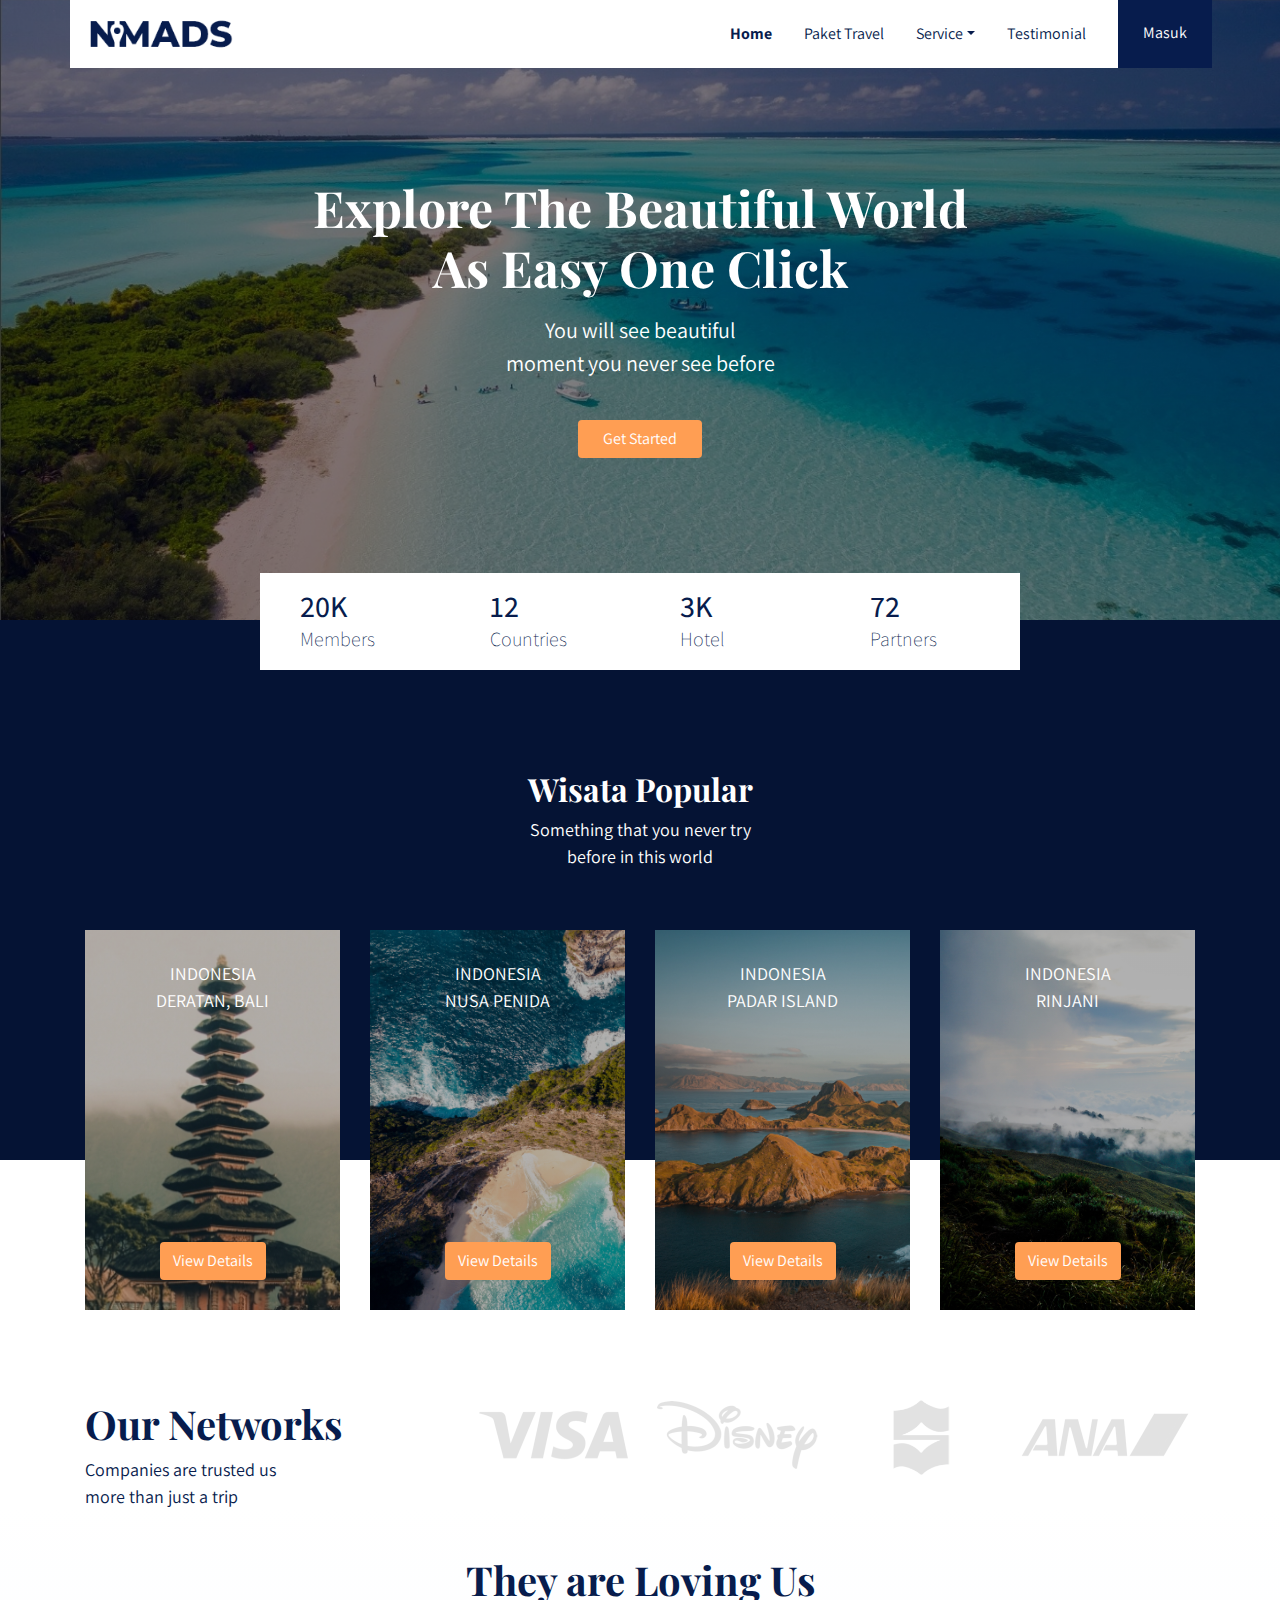
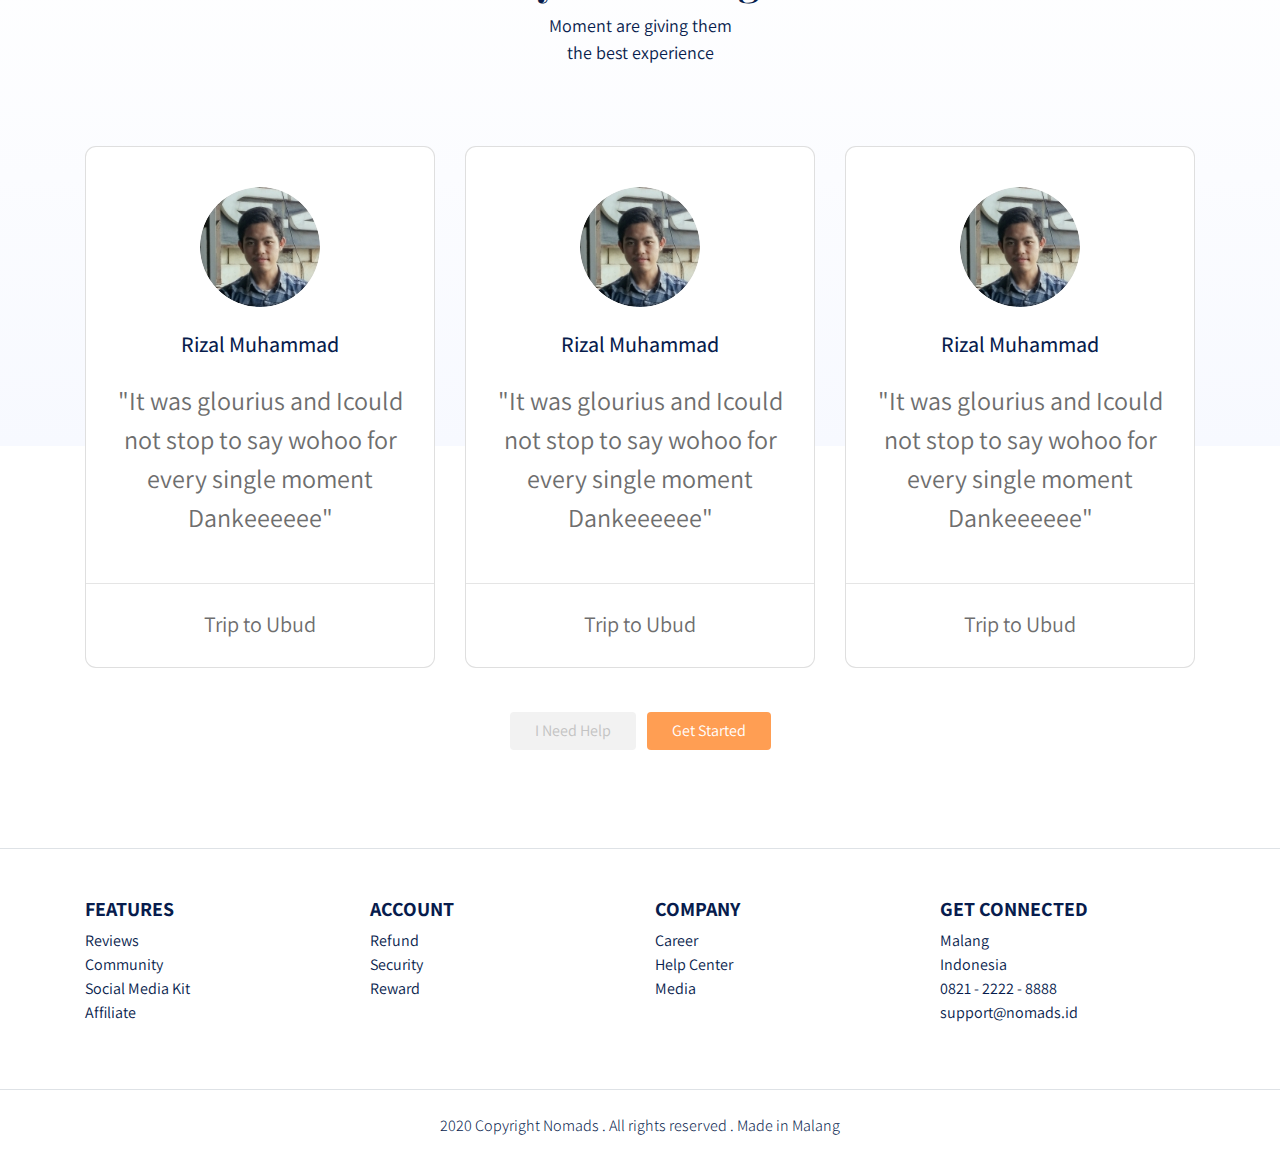
<file: index.html>
<!DOCTYPE html>
<html>

<head lang="en">
    <meta charset="utf-8">
    <meta content="IE=edge,chrome=1" http-equiv="X-UA-Compatible">
    <meta name="viewport" content="width=device-width, initial-scale=1.0" />

    <title>Document</title>

    <link rel="stylesheet" href="frontend/libraries/bootstrap/css/bootstrap.css">
    <link rel="stylesheet" href="frontend/styles/main.css">
    <link
        href="https://fonts.googleapis.com/css?family=Assistant:200,300,400,600,700|Playfair+Display:400,400i,500,500i,600,600i,700,700i,800,800i,900,900i&display=swap"
        rel="stylesheet">
</head>

<body>

    <div class="container">
        <nav class="row navbar navbar-expand-lg navbar-light bg-white">
            <a href="#" class="navbar-brand">
                <img src="frontend/image/logo.png" alt="Logo Nomads">
            </a>
            <button class="navbar-toggler navbar-toggler-right" type="button" data-toggle="collapse"
                data-target="#navb">
                <span class="navbar-toggler-icon"></span>
            </button>

            <div class="collapse navbar-collapse" id="navb">
                <ul class="navbar-nav ml-auto mr-3">
                    <li class="nav-item mx-md-2">
                        <a href="#" class="nav-link active">Home</a>
                    </li>
                    <li class="nav-item mx-md-2">
                        <a href="travel.html" class="nav-link">Paket Travel</a>
                    </li>
                    <li class="nav-item dropdown mx-md-2">
                        <a href="#" class="nav-link dropdown-toggle" id="navdrop" data-toggle="dropdown">Service</a>
                        <div class="dropdown-menu">
                            <a href="#" class="dropdown-item">Link</a>
                            <a href="#" class="dropdown-item">Link</a>
                            <a href="#" class="dropdown-item">Link</a>
                        </div>
                    </li>
                    <li class="nav-item mx-md-2">
                        <a href="#testimonialHeading" class="nav-link">Testimonial</a>
                    </li>
                </ul>
                <!-- Mobile Button -->
                <form class="form-inline d-sm-block d-md-none">
                    <button class="btn btn-login my-2 my-sm-0"
                        onclick="event.preventDefault(); location.href='login.html';">
                        Masuk
                    </button>
                </form>

                <!-- Dekstop Button -->
                <form class="form-inline my-2 my-lg-0 d-none d-md-block">
                    <button class="btn btn-login btn-navbar-right my-2 my-sm-0 px-4"
                        onclick="event.preventDefault(); location.href='login.html';">
                        Masuk
                    </button>
                </form>
            </div>
        </nav>
    </div>

    <!-- Header -->
    <header class="text-center">
        <h1>Explore The Beautiful World
            <br />
            As Easy One Click
        </h1>

        <p class="mt-3">
            You will see beautiful
            <br />
            moment you never see before
        </p>
        <a href="#popular" class="btn btn-get-started px-4 mt-4">Get Started</a>
    </header>

    <!-- Main Content -->
    <main>
        <div class="container">
            <section class="section-stats row justify-content-center" id="stats">
                <div class="col-3 col-md-2 stats-detail">
                    <h2>20K</h2>
                    <p>Members</p>
                </div>
                <div class="col-3 col-md-2 stats-detail">
                    <h2>12</h2>
                    <p>Countries</p>
                </div>
                <div class="col-3 col-md-2 stats-detail">
                    <h2>3K</h2>
                    <p>Hotel</p>
                </div>
                <div class="col-3 col-md-2 stats-detail">
                    <h2>72</h2>
                    <p>Partners</p>
                </div>
            </section>
        </div>

        <section class="section-popular" id="popular">
            <div class="container">
                <div class="row">
                    <div class="col text-center section-popular-heading">
                        <h2>Wisata Popular</h2>
                        <p>
                            Something that you never try
                            <br />
                            before in this world
                        </p>
                    </div>
                </div>
            </div>
        </section>
        <section class="section-popular-content" id="popularContent">
            <div class="container">
                <div class="section-popular-travel row justify-content-center">
                    <div class="col-sm-6 col-md-4 col-lg-3">
                        <div class="card-travel text-center d-flex flex-column"
                            style="background-image: linear-gradient(rgba(0,0,0,0.3), rgba(0,0,0,0.3)), url('frontend/image/popular.jpg');">
                            <div class="travel-country">INDONESIA</div>

                            <div class="travel-location">DERATAN, BALI</div>
                            <div class="travel-button mt-auto">
                                <a href="details.html" class="btn btn-travel-details">View Details</a>
                            </div>
                        </div>
                    </div>
                    <div class="col-sm-6 col-md-4 col-lg-3">
                        <div class="card-travel text-center d-flex flex-column"
                            style="background-image: linear-gradient(rgba(0,0,0,0.3), rgba(0,0,0,0.3)), url('frontend/image/nusa.jpg');">
                            <div class="travel-country">INDONESIA</div>

                            <div class="travel-location">NUSA PENIDA</div>
                            <div class="travel-button mt-auto">
                                <a href="details.html" class="btn btn-travel-details">View Details</a>
                            </div>
                        </div>
                    </div>
                    <div class="col-sm-6 col-md-4 col-lg-3">
                        <div class="card-travel text-center d-flex flex-column"
                            style="background-image: linear-gradient(rgba(0,0,0,0.3), rgba(0,0,0,0.3)), url('frontend/image/padar.jpg');">
                            <div class="travel-country">INDONESIA</div>

                            <div class="travel-location">PADAR ISLAND</div>
                            <div class="travel-button mt-auto">
                                <a href="details.html" class="btn btn-travel-details">View Details</a>
                            </div>
                        </div>
                    </div>
                    <div class="col-sm-6 col-md-4 col-lg-3">
                        <div class="card-travel text-center d-flex flex-column"
                            style="background-image: linear-gradient(rgba(0,0,0,0.3), rgba(0,0,0,0.3)), url('frontend/image/rinjani.jpg');">
                            <div class="travel-country" rinjani>INDONESIA</div>

                            <div class="travel-location">RINJANI</div>
                            <div class="travel-button mt-auto">
                                <a href="details.html" class="btn btn-travel-details">View Details</a>
                            </div>
                        </div>
                    </div>
                </div>
            </div>
        </section>
        <section class="section-networks" id="networks">
            <div class="container">
                <div class="row">
                    <div class="col-md-4">
                        <h2>Our Networks</h2>
                        <p>
                            Companies are trusted us
                            <br />
                            more than just a trip
                        </p>
                    </div>
                    <div class="col-md-8 text-center">
                        <img src="frontend/image/logo_partner.png" alt="Logo Partners" class="img-partners">
                    </div>
                </div>
            </div>
        </section>
        <!-- Testimonial -->
        <section class="testimonial-heading" id="testimonialHeading">
            <div class="container">
                <div class="row">
                    <div class="col text-center">
                        <h2>They are Loving Us</h2>
                        <p>
                            Moment are giving them
                            <br />
                            the best experience
                        </p>
                    </div>
                </div>
            </div>

        </section>
        <!-- Testimonal Content -->

        <section class="section-testimonial-content" id="testimonialContent">
            <div class="container">
                <div class="row section-popular-travel justify-content-center">
                    <div class="col-sm-6 col-md-6 col-lg-4">
                        <div class="card card-testimonial text-center">
                            <div class="testimonial-content">
                                <img src="frontend/image/profile.jpg" alt="User" class="mb-4 rounded-circle">
                                <h3 class="mb-4">Rizal Muhammad</h3>
                                <p class="testimonial">
                                    "It was glourius and Icould not stop to
                                    say wohoo for
                                    every single moment Dankeeeeee"
                                </p>
                            </div>
                            <hr>
                            <p class="trip-to mt-2">
                                Trip to Ubud
                            </p>
                        </div>
                    </div>
                    <div class="col-sm-6 col-md-6 col-lg-4">
                        <div class="card card-testimonial text-center">
                            <div class="testimonial-content">
                                <img src="frontend/image/profile.jpg" alt="User" class="mb-4 rounded-circle">
                                <h3 class="mb-4">Rizal Muhammad</h3>
                                <p class="testimonial">
                                    "It was glourius and Icould not stop to
                                    say wohoo for
                                    every single moment Dankeeeeee"
                                </p>
                            </div>
                            <hr>
                            <p class="trip-to mt-2">
                                Trip to Ubud
                            </p>
                        </div>
                    </div>
                    <div class="col-sm-6 col-md-6 col-lg-4">
                        <div class="card card-testimonial text-center">
                            <div class="testimonial-content">
                                <img src="frontend/image/profile.jpg" alt="User" class="mb-4 rounded-circle">
                                <h3 class="mb-4">Rizal Muhammad</h3>
                                <p class="testimonial">
                                    "It was glourius and Icould not stop to
                                    say wohoo for
                                    every single moment Dankeeeeee"
                                </p>
                            </div>
                            <hr>
                            <p class="trip-to mt-2">
                                Trip to Ubud
                            </p>
                        </div>
                    </div>
                </div>
                <div class="row">
                    <div class="col-12 text-center">
                        <a href="#" class="btn btn-need-help px-4 mt-4 mx-1">I Need Help</a>
                        <a href="login.html" class="btn btn-get-started px-4 mt-4 mx-1"> Get Started</a>
                    </div>
                </div>
            </div>
        </section>




    </main>

    <footer class="section-footer mt-5 mb-4 border-top">
        <div class="container pt-5 pb-5">
            <div class="row justify-content-center">
                <div class="col-12">
                    <div class="row">
                        <div class="col-12 col-lg-3">
                            <h5>FEATURES</h5>
                            <ul class="list-unstyled">
                                <li><a href="#">Reviews</a></li>
                                <li><a href="#">Community</a></li>
                                <li><a href="#">Social Media Kit</a></li>
                                <li><a href="#">Affiliate</a></li>
                            </ul>
                        </div>
                        <div class="col-12 col-lg-3">
                            <h5>ACCOUNT</h5>
                            <ul class="list-unstyled">
                                <li><a href="#">Refund</a></li>
                                <li><a href="#">Security</a></li>
                                <li><a href="#">Reward</a></li>
                            </ul>
                        </div>
                        <div class="col-12 col-lg-3">
                            <h5>COMPANY</h5>
                            <ul class="list-unstyled">
                                <li><a href="#">Career</a></li>
                                <li><a href="#">Help Center</a></li>
                                <li><a href="#">Media</a></li>
                            </ul>
                        </div>
                        <div class="col-12 col-lg-3">
                            <h5>GET CONNECTED</h5>
                            <ul class="list-unstyled">
                                <li><a href="#">Malang</a></li>
                                <li><a href="#">Indonesia</a></li>
                                <li><a href="#">0821 - 2222 - 8888</a></li>
                                <li><a href="#">support@nomads.id</a></li>
                            </ul>
                        </div>
                    </div>
                </div>
            </div>
        </div>
        <div class="container-fluid">
            <div class="row border-top justify-content-center align-item-center pt-4">
                <div class="col-auto text-gray-500 font-weight-light">
                    2020 Copyright Nomads . All rights reserved . Made in Malang
                </div>
            </div>
        </div>
    </footer>

    <script src="frontend/libraries/jquery/jquery-3.4.1.min.js"></script>
    <script src="frontend/libraries/bootstrap/js/bootstrap.js"></script>
    <script src="frontend/libraries/retina/retina.min.js"></script>
</body>

</html>
</file>
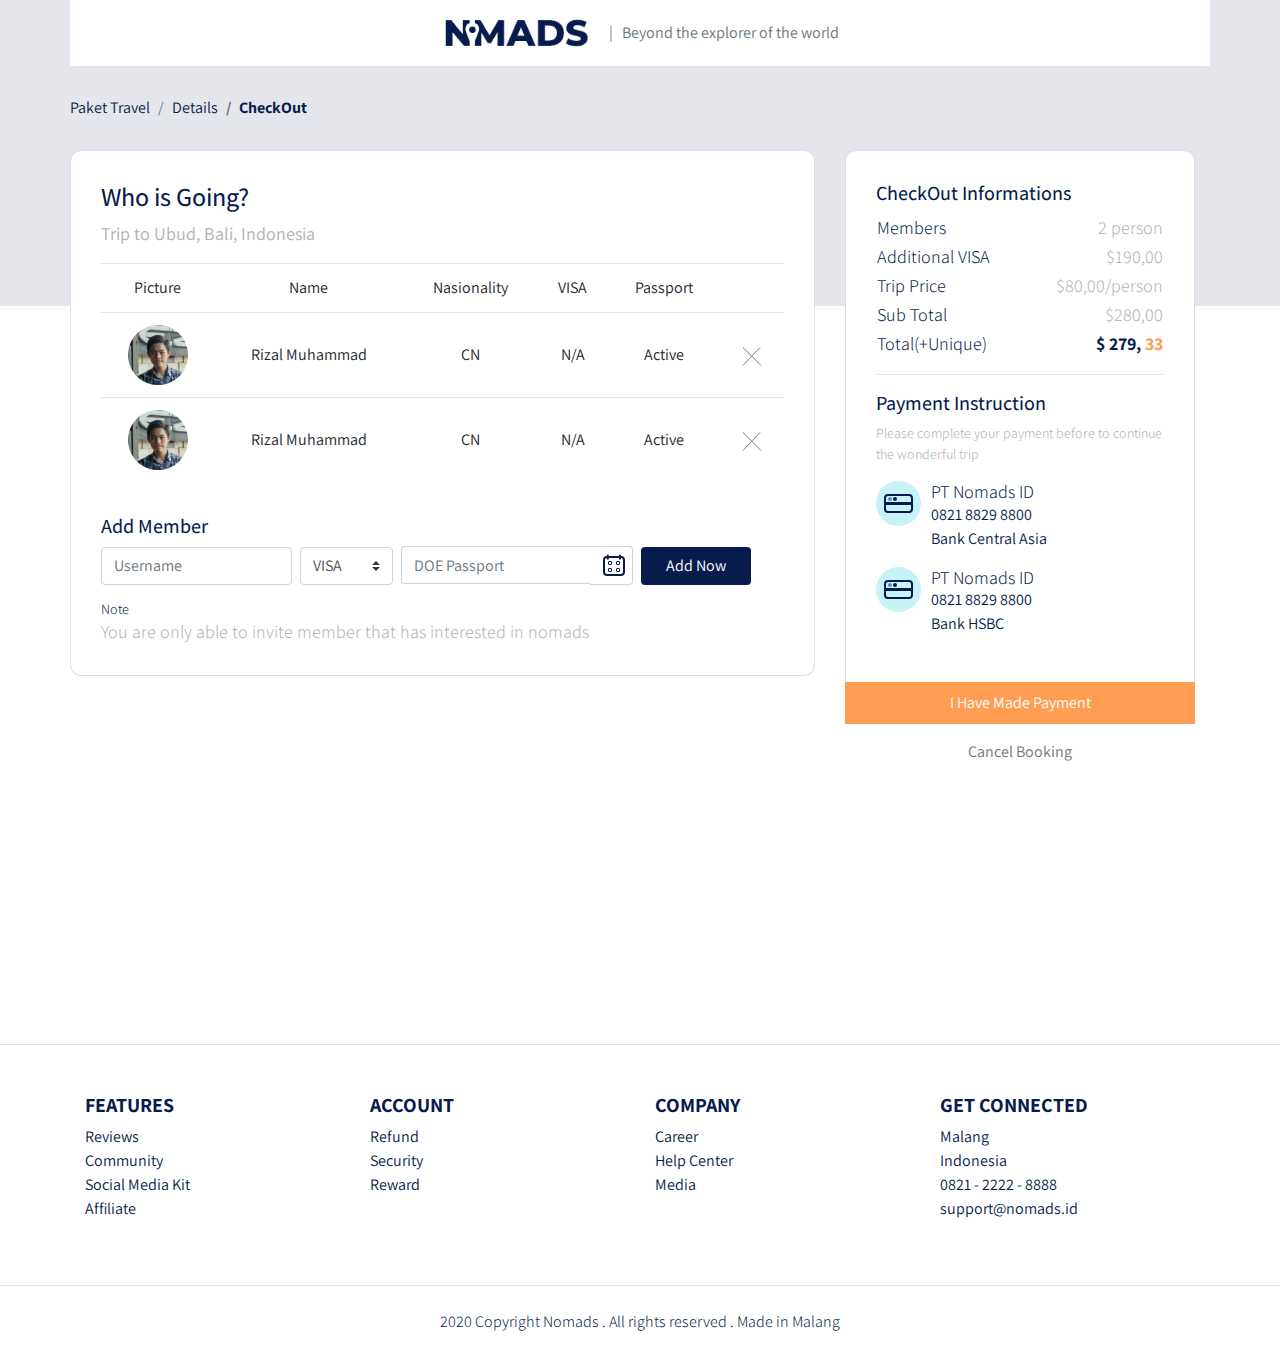
<file: checkout.html>
<!DOCTYPE html>
<html>

<head lang="en">
    <meta charset="utf-8">
    <meta content="IE=edge,chrome=1" http-equiv="X-UA-Compatible">
    <meta name="viewport" content="width=device-width, initial-scale=1.0" />

    <title>Document</title>

    <link rel="stylesheet" href="frontend/libraries/bootstrap/css/bootstrap.css">
    <link rel="stylesheet" href="frontend/libraries/xzoom/dist/xzoom.css">
    <link rel="stylesheet" href="frontend/libraries/gijgo/css/gijgo.min.css">
    <link rel="stylesheet" href="frontend/styles/main.css">
    </link>
    <link
        href="https://fonts.googleapis.com/css?family=Assistant:200,300,400,600,700|Playfair+Display:400,400i,500,500i,600,600i,700,700i,800,800i,900,900i&display=swap"
        rel="stylesheet">
</head>

<body>

    <div class="container">
        <nav class="row navbar navbar-expand-lg navbar-light bg-white">
            <div class="navbar-nav ml-auto mr-auto mr-sm-auto mr-lg-0 mr-md-auto">
                <a href="index.html" class="navbar-brand">
                    <img src="frontend/image/logo.png" alt="">
                </a>
            </div>
            <ul class="navbar-nav mr-auto d-none d-lg-block">
                <li>
                    <span class="text-muted">
                        | &nbsp Beyond the explorer of the world
                    </span>
                </li>
            </ul>
        </nav>
    </div>

    <main>
        <section class="section-details-header"></section>
        <section class="section-details-content">
            <div class="container">
                <div class="row">
                    <div class="col p-0">
                        <nav>
                            <ol class="breadcrumb">
                                <li class="breadcrumb-item">Paket Travel</li>
                                <li class="breadcrumb-item">Details</li>
                                <li class="breadcrumb-item active">CheckOut</li>
                            </ol>
                        </nav>
                    </div>
                </div>
                <div class="row">
                    <div class="col-lg-8 pl-lg-0">
                        <div class="card card-details">
                            <h1>Who is Going?</h1>
                            <p>Trip to Ubud, Bali, Indonesia</p>
                            <div class="attendee">
                                <table class="table table-responsive-sm text-center">
                                    <thead>
                                        <tr>
                                            <td>Picture</td>
                                            <td>Name</td>
                                            <td>Nasionality</td>
                                            <td>VISA</td>
                                            <td>Passport</td>
                                            <td></td>
                                        </tr>
                                    </thead>
                                    <tbody>
                                        <tr>
                                            <td>
                                                <img src="frontend/image/profile.jpg" height="60">
                                            </td>
                                            <td class="align-middle">
                                                Rizal Muhammad
                                            </td>
                                            <td class="align-middle">
                                                CN
                                            </td>
                                            <td class="align-middle">
                                                N/A
                                            </td>
                                            <td class="align-middle">
                                                Active
                                            </td>
                                            <td class="align-middle">
                                                <a href="#">
                                                    <img src="frontend/image/delete.png" alt="">
                                                </a>
                                            </td>
                                        </tr>
                                        <tr>
                                            <td>
                                                <img src="frontend/image/profile.jpg" height="60">
                                            </td>
                                            <td class="align-middle">
                                                Rizal Muhammad
                                            </td>
                                            <td class="align-middle">
                                                CN
                                            </td>
                                            <td class="align-middle">
                                                N/A
                                            </td>
                                            <td class="align-middle">
                                                Active
                                            </td>
                                            <td class="align-middle">
                                                <a href="#">
                                                    <img src="frontend/image/delete.png" alt="">
                                                </a>
                                            </td>
                                        </tr>
                                    </tbody>
                                </table>
                            </div>
                            <div class="member mt-3">
                                <h2>Add Member</h2>
                                <form class="form-inline">
                                    <label for="inputUsername" class="sr-only">Name</label>
                                    <input type="text" class="form-control mb-2 mr-sm-2" id="inputUsername"
                                        placeholder="Username" />
                                    <label for="inputVisa" class="sr-only">Visa</label>
                                    <select name="inputVisa" id="inputVisa" class="custom-select mb-2 mr-sm-2">
                                        <option value="VISA" selected>VISA</option>
                                        <option value="30 Days">30 Days</option>
                                        <option value="N/A">N/A</option>
                                    </select>

                                    <label for="doePassport" class="sr-only">DOE Passport</label>
                                    <div class="input-group mb-2 mr-sm-2">
                                        <input type="text" class="form-control datepicker" id="doePassport"
                                            placeholder="DOE Passport">
                                    </div>

                                    <button type="submit" class="btn btn-add-now mb-2 px-4">Add Now</button>
                                </form>
                                <h3 class="mt-2 mb-0">Note</h3>
                                <p class="disclaimer mb-0">You are only able to invite member that has interested in
                                    nomads</p>
                            </div>
                        </div>
                    </div>
                    <div class="col-lg-4">
                        <div class="card card-details card-right">
                            <h2>CheckOut Informations</h2>
                            <table class="trip-information">
                                <tr>
                                    <th width="50%">Members</th>
                                    <td width="50%" class="text-right">2 person</td>
                                </tr>
                                <tr>
                                    <th width="50%">Additional VISA</th>
                                    <td width="50%" class="text-right">$190,00</td>
                                </tr>
                                <tr>
                                    <th width="50%">Trip Price</th>
                                    <td width="50%" class="text-right">$80,00/person</td>
                                </tr>
                                <tr>
                                    <th width="50%">Sub Total</th>
                                    <td width="50%" class="text-right">$280,00</td>
                                </tr>
                                <tr>
                                    <th width="50%">Total(+Unique)</th>
                                    <td width="50%" class="text-right text-total">
                                        <span class="text-blue">$ 279,</span>
                                        <span class="text-orange">33</span>
                                    </td>
                                </tr>
                            </table>
                            <hr>
                            <h2>Payment Instruction</h2>
                            <p class="payment-instructions">
                                Please complete your payment before to continue the wonderful trip
                            </p>
                            <div class="bank">
                                <div class="bank-item pb-3">
                                    <img src="frontend/image/ic_bank.png" alt="" class="bank-image">
                                    <div class="description">
                                        <h3>PT Nomads ID</h3>
                                        <p>
                                            0821 8829 8800
                                            <br />
                                            Bank Central Asia
                                        </p>
                                    </div>
                                    <div class="clearfix"></div>
                                </div>
                                <div class="bank-item pb-3">
                                    <img src="frontend/image/ic_bank.png" alt="" class="bank-image">
                                    <div class="description">
                                        <h3>PT Nomads ID</h3>
                                        <p>
                                            0821 8829 8800
                                            <br />
                                            Bank HSBC
                                        </p>
                                    </div>
                                    <div class="clearfix"></div>
                                </div>
                            </div>
                        </div>
                        <div class="join-container">
                            <a href="success.html" class="btn btn-block btn-join-now mt-3 py-2">I Have Made Payment</a>
                        </div>
                        <div class="text-center mt-3">
                            <a href="#" class="text-muted">Cancel Booking</a>
                        </div>
                    </div>
                </div>
            </div>
        </section>
    </main>

    <footer class="section-footer mt-5 mb-4 border-top">
        <div class="container pt-5 pb-5">
            <div class="row justify-content-center">
                <div class="col-12">
                    <div class="row">
                        <div class="col-12 col-lg-3">
                            <h5>FEATURES</h5>
                            <ul class="list-unstyled">
                                <li><a href="#">Reviews</a></li>
                                <li><a href="#">Community</a></li>
                                <li><a href="#">Social Media Kit</a></li>
                                <li><a href="#">Affiliate</a></li>
                            </ul>
                        </div>
                        <div class="col-12 col-lg-3">
                            <h5>ACCOUNT</h5>
                            <ul class="list-unstyled">
                                <li><a href="#">Refund</a></li>
                                <li><a href="#">Security</a></li>
                                <li><a href="#">Reward</a></li>
                            </ul>
                        </div>
                        <div class="col-12 col-lg-3">
                            <h5>COMPANY</h5>
                            <ul class="list-unstyled">
                                <li><a href="#">Career</a></li>
                                <li><a href="#">Help Center</a></li>
                                <li><a href="#">Media</a></li>
                            </ul>
                        </div>
                        <div class="col-12 col-lg-3">
                            <h5>GET CONNECTED</h5>
                            <ul class="list-unstyled">
                                <li><a href="#">Malang</a></li>
                                <li><a href="#">Indonesia</a></li>
                                <li><a href="#">0821 - 2222 - 8888</a></li>
                                <li><a href="#">support@nomads.id</a></li>
                            </ul>
                        </div>
                    </div>
                </div>
            </div>
        </div>
        <div class="container-fluid">
            <div class="row border-top justify-content-center align-item-center pt-4">
                <div class="col-auto text-gray-500 font-weight-light">
                    2020 Copyright Nomads . All rights reserved . Made in Malang
                </div>
            </div>
        </div>
    </footer>

    <script src="frontend/libraries/jquery/jquery-3.4.1.min.js"></script>
    <script src="frontend/libraries/bootstrap/js/bootstrap.js"></script>
    <script src="frontend/libraries/retina/retina.min.js"></script>
    <script src="frontend/libraries/xzoom/dist/xzoom.min.js"></script>
    <script src="frontend/libraries/gijgo/js/gijgo.min.js"></script>
    <script>
        $(document).ready(function () {
            $('.xzoom, .xzoom-gallery').xzoom({
                zoomWidth: 500,
                title: false,
                tint: '#333',
                Xoffset: 15
            });
        });

        $('.datepicker').datepicker({
            uiLibrary: 'bootstrap4',
            icons: {
                rightIcon: '<img src="frontend/image/date.png"/>'
            }
        })
    </script>
</body>

</html>
</file>
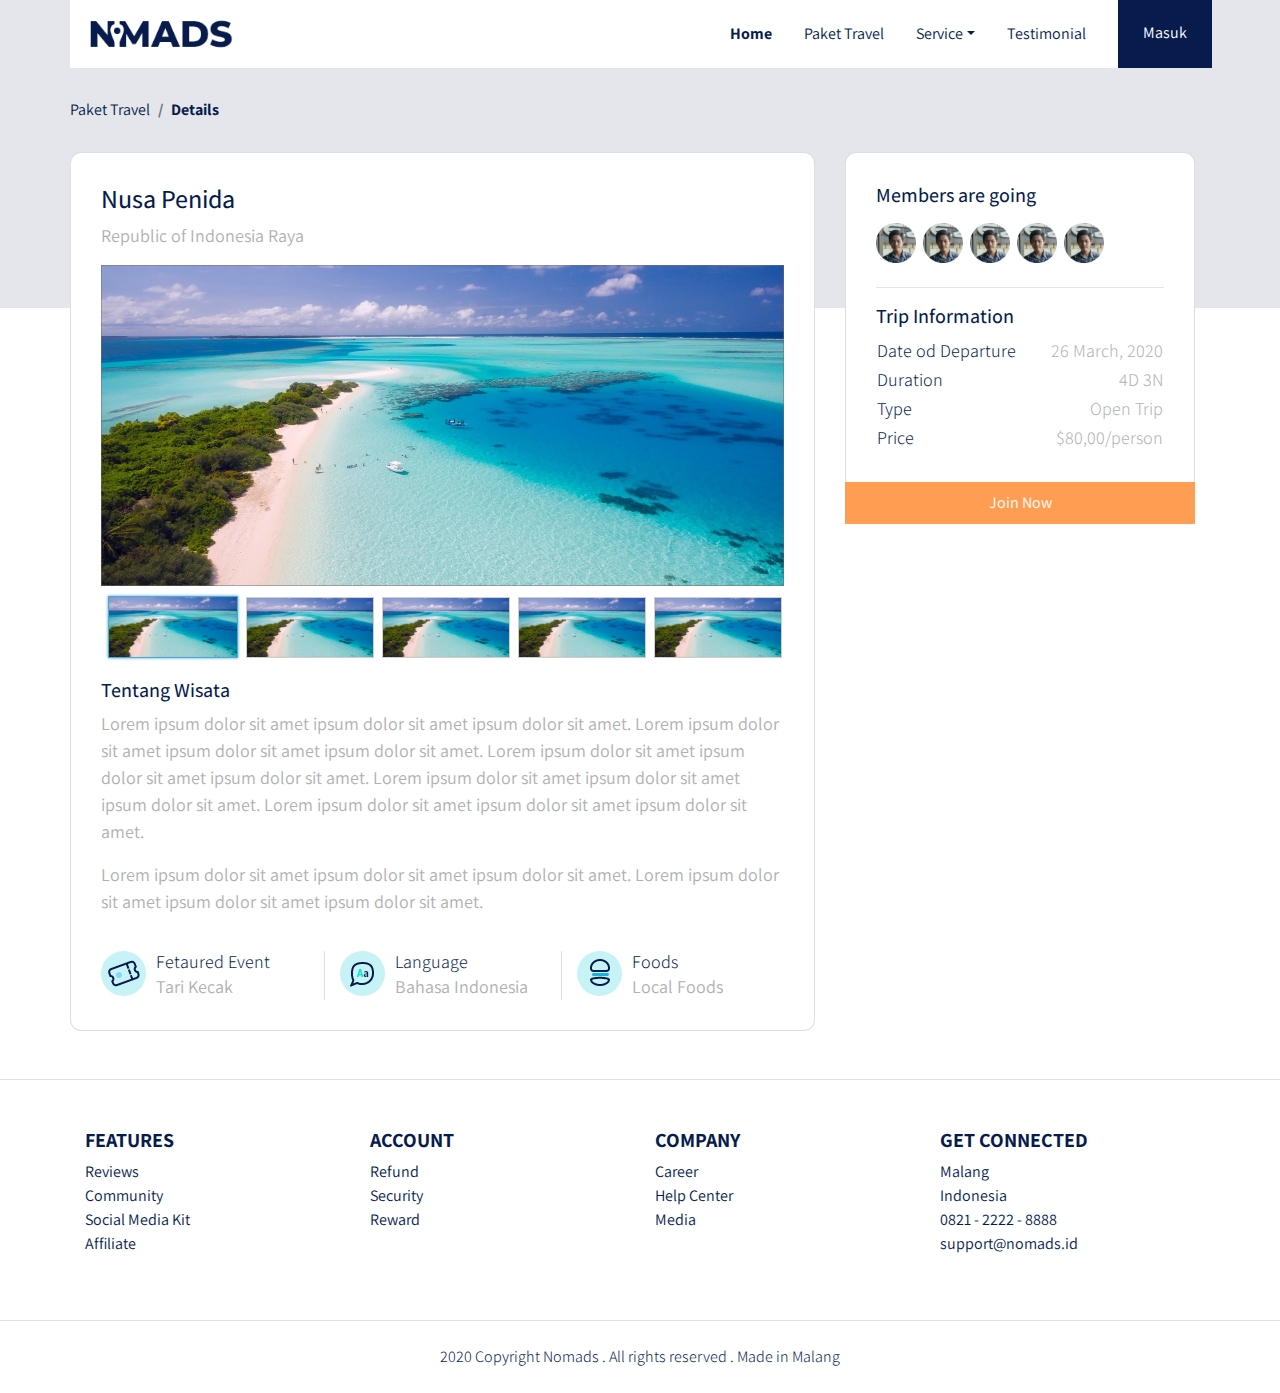
<file: details.html>
<!DOCTYPE html>
<html>

<head lang="en">
    <meta charset="utf-8">
    <meta content="IE=edge,chrome=1" http-equiv="X-UA-Compatible">
    <meta name="viewport" content="width=device-width, initial-scale=1.0" />

    <title>Document</title>

    <link rel="stylesheet" href="frontend/libraries/bootstrap/css/bootstrap.css">
    <link rel="stylesheet" href="frontend/libraries/xzoom/dist/xzoom.css">
    <link rel="stylesheet" href="frontend/styles/main.css">
    </link>
    <link
        href="https://fonts.googleapis.com/css?family=Assistant:200,300,400,600,700|Playfair+Display:400,400i,500,500i,600,600i,700,700i,800,800i,900,900i&display=swap"
        rel="stylesheet">
</head>

<body>

    <div class="container">
        <nav class="row navbar navbar-expand-lg navbar-light bg-white">
            <a href="#" class="navbar-brand">
                <img src="frontend/image/logo.png" alt="Logo Nomads">
            </a>
            <button class="navbar-toggler navbar-toggler-right" type="button" data-toggle="collapse"
                data-target="#navb">
                <span class="navbar-toggler-icon"></span>
            </button>

            <div class="collapse navbar-collapse" id="navb">
                <ul class="navbar-nav ml-auto mr-3">
                    <li class="nav-item mx-md-2">
                        <a href="index.html" class="nav-link active">Home</a>
                    </li>
                    <li class="nav-item mx-md-2">
                        <a href="travel.html" class="nav-link">Paket Travel</a>
                    </li>
                    <li class="nav-item dropdown mx-md-2">
                        <a href="#" class="nav-link dropdown-toggle" id="navdrop" data-toggle="dropdown">Service</a>
                        <div class="dropdown-menu">
                            <a href="#" class="dropdown-item">Link</a>
                            <a href="#" class="dropdown-item">Link</a>
                            <a href="#" class="dropdown-item">Link</a>
                        </div>
                    </li>
                    <li class="nav-item mx-md-2">
                        <a href="#testimonialContent" class="nav-link">Testimonial</a>
                    </li>
                </ul>
                <!-- Mobile Button -->
                <form class="form-inline d-sm-block d-md-none">
                    <button class="btn btn-login my-2 my-sm-0">
                        Masuk
                    </button>
                </form>

                <!-- Dekstop Button -->
                <form class="form-inline my-2 my-lg-0 d-none d-md-block">
                    <button class="btn btn-login btn-navbar-right my-2 my-sm-0 px-4">
                        Masuk
                    </button>
                </form>
            </div>
        </nav>
    </div>

    <main>
        <section class="section-details-header"></section>
        <section class="section-details-content">
            <div class="container">
                <div class="row">
                    <div class="col p-0">
                        <nav>
                            <ol class="breadcrumb">
                                <li class="breadcrumb-item">Paket Travel</li>
                                <li class="breadcrumb-item active">Details</li>
                            </ol>
                        </nav>
                    </div>
                </div>
                <div class="row">
                    <div class="col-lg-8 pl-lg-0">
                        <div class="card card-details">
                            <h1>Nusa Penida</h1>
                            <p>Republic of Indonesia Raya</p>
                            <div class="gallery">
                                <div class="xzoom-container">
                                    <img src="frontend/image/banner.jpg" class="xzoom" id="xzoom-default"
                                        xoriginal="frontend/image/banner.jpg">
                                </div>
                                <div class="xzoom-thumbs">
                                    <a href="frontend/image/banner.jpg">
                                        <img src="frontend/image/banner.jpg" class="xzoom-gallery" width="130"
                                            xpreview="frontend/image/banner.jpg">
                                    </a>
                                    <a href="frontend/image/banner.jpg">
                                        <img src="frontend/image/banner.jpg" class="xzoom-gallery" width="128"
                                            xpreview="frontend/image/banner.jpg">
                                    </a>
                                    <a href="frontend/image/banner.jpg">
                                        <img src="frontend/image/banner.jpg" class="xzoom-gallery" width="128"
                                            xpreview="frontend/image/banner.jpg">
                                    </a>
                                    <a href="frontend/image/banner.jpg">
                                        <img src="frontend/image/banner.jpg" class="xzoom-gallery" width="128"
                                            xpreview="frontend/image/banner.jpg">
                                    </a>
                                    <a href="frontend/image/banner.jpg">
                                        <img src="frontend/image/banner.jpg" class="xzoom-gallery" width="128"
                                            xpreview="frontend/image/banner.jpg">
                                    </a>
                                </div>
                            </div>
                            <h2>Tentang Wisata</h2>
                            <p>
                                Lorem ipsum dolor sit amet ipsum dolor sit amet ipsum dolor sit amet.
                                Lorem ipsum dolor sit amet ipsum dolor sit amet ipsum dolor sit amet.
                                Lorem ipsum dolor sit amet ipsum dolor sit amet ipsum dolor sit amet.
                                Lorem ipsum dolor sit amet ipsum dolor sit amet ipsum dolor sit amet.
                                Lorem ipsum dolor sit amet ipsum dolor sit amet ipsum dolor sit amet.
                            </p>
                            <p>
                                Lorem ipsum dolor sit amet ipsum dolor sit amet ipsum dolor sit amet.
                                Lorem ipsum dolor sit amet ipsum dolor sit amet ipsum dolor sit amet.
                            </p>
                            <div class="features row">
                                <div class="col-md-4">
                                    <div class="description">
                                        <img src="frontend/image/ic_event.png" alt="" class="features-image">
                                        <div class="description-event">
                                            <h3>Fetaured Event</h3>
                                            <p>Tari Kecak</p>
                                        </div>
                                    </div>
                                </div>
                                <div class="col-md-4 border-left">
                                    <img src="frontend/image/ic_lang.png" alt="" class="features-image">
                                    <div class="description-event">
                                        <h3>Language</h3>
                                        <p>Bahasa Indonesia</p>
                                    </div>
                                </div>
                                <div class="col-md-4 border-left">
                                    <img src="frontend/image/ic_foods.png" alt="" class="features-image">
                                    <div class="description-event">
                                        <h3>Foods</h3>
                                        <p>Local Foods</p>
                                    </div>
                                </div>
                            </div>
                        </div>
                    </div>
                    <div class="col-lg-4">
                        <div class="card card-details card-right">
                            <h2>Members are going</h2>
                            <div class="members my-2">
                                <img src="frontend/image/profile.jpg" alt="" class="member-image mr-1">
                                <img src="frontend/image/profile.jpg" alt="" class="member-image mr-1">
                                <img src="frontend/image/profile.jpg" alt="" class="member-image mr-1">
                                <img src="frontend/image/profile.jpg" alt="" class="member-image mr-1">
                                <img src="frontend/image/profile.jpg" alt="" class="member-image mr-1">
                            </div>
                            <hr>
                            <h2>Trip Information</h2>
                            <table class="trip-information">
                                <tr>
                                    <th width="50%">Date od Departure</th>
                                    <td width="50%" class="text-right">26 March, 2020</td>
                                </tr>
                                <tr>
                                    <th width="50%">Duration</th>
                                    <td width="50%" class="text-right">4D 3N</td>
                                </tr>
                                <tr>
                                    <th width="50%">Type</th>
                                    <td width="50%" class="text-right">Open Trip</td>
                                </tr>
                                <tr>
                                    <th width="50%">Price</th>
                                    <td width="50%" class="text-right">$80,00/person</td>
                                </tr>
                            </table>
                        </div>
                        <div class="join-container">
                            <a href="checkout.html" class="btn btn-block btn-join-now mt-3 py-2">Join Now</a>
                        </div>
                    </div>
                </div>
            </div>
        </section>
    </main>

    <footer class="section-footer mt-5 mb-4 border-top">
        <div class="container pt-5 pb-5">
            <div class="row justify-content-center">
                <div class="col-12">
                    <div class="row">
                        <div class="col-12 col-lg-3">
                            <h5>FEATURES</h5>
                            <ul class="list-unstyled">
                                <li><a href="#">Reviews</a></li>
                                <li><a href="#">Community</a></li>
                                <li><a href="#">Social Media Kit</a></li>
                                <li><a href="#">Affiliate</a></li>
                            </ul>
                        </div>
                        <div class="col-12 col-lg-3">
                            <h5>ACCOUNT</h5>
                            <ul class="list-unstyled">
                                <li><a href="#">Refund</a></li>
                                <li><a href="#">Security</a></li>
                                <li><a href="#">Reward</a></li>
                            </ul>
                        </div>
                        <div class="col-12 col-lg-3">
                            <h5>COMPANY</h5>
                            <ul class="list-unstyled">
                                <li><a href="#">Career</a></li>
                                <li><a href="#">Help Center</a></li>
                                <li><a href="#">Media</a></li>
                            </ul>
                        </div>
                        <div class="col-12 col-lg-3">
                            <h5>GET CONNECTED</h5>
                            <ul class="list-unstyled">
                                <li><a href="#">Malang</a></li>
                                <li><a href="#">Indonesia</a></li>
                                <li><a href="#">0821 - 2222 - 8888</a></li>
                                <li><a href="#">support@nomads.id</a></li>
                            </ul>
                        </div>
                    </div>
                </div>
            </div>
        </div>
        <div class="container-fluid">
            <div class="row border-top justify-content-center align-item-center pt-4">
                <div class="col-auto text-gray-500 font-weight-light">
                    2020 Copyright Nomads . All rights reserved . Made in Malang
                </div>
            </div>
        </div>
    </footer>

    <script src="frontend/libraries/jquery/jquery-3.4.1.min.js"></script>
    <script src="frontend/libraries/bootstrap/js/bootstrap.js"></script>
    <script src="frontend/libraries/retina/retina.min.js"></script>
    <script src="frontend/libraries/xzoom/dist/xzoom.min.js"></script>
    <script>
        $(document).ready(function () {
            $('.xzoom, .xzoom-gallery').xzoom({
                zoomWidth: 500,
                title: false,
                tint: '#333',
                Xoffset: 15
            });
        });
    </script>
</body>

</html>
</file>
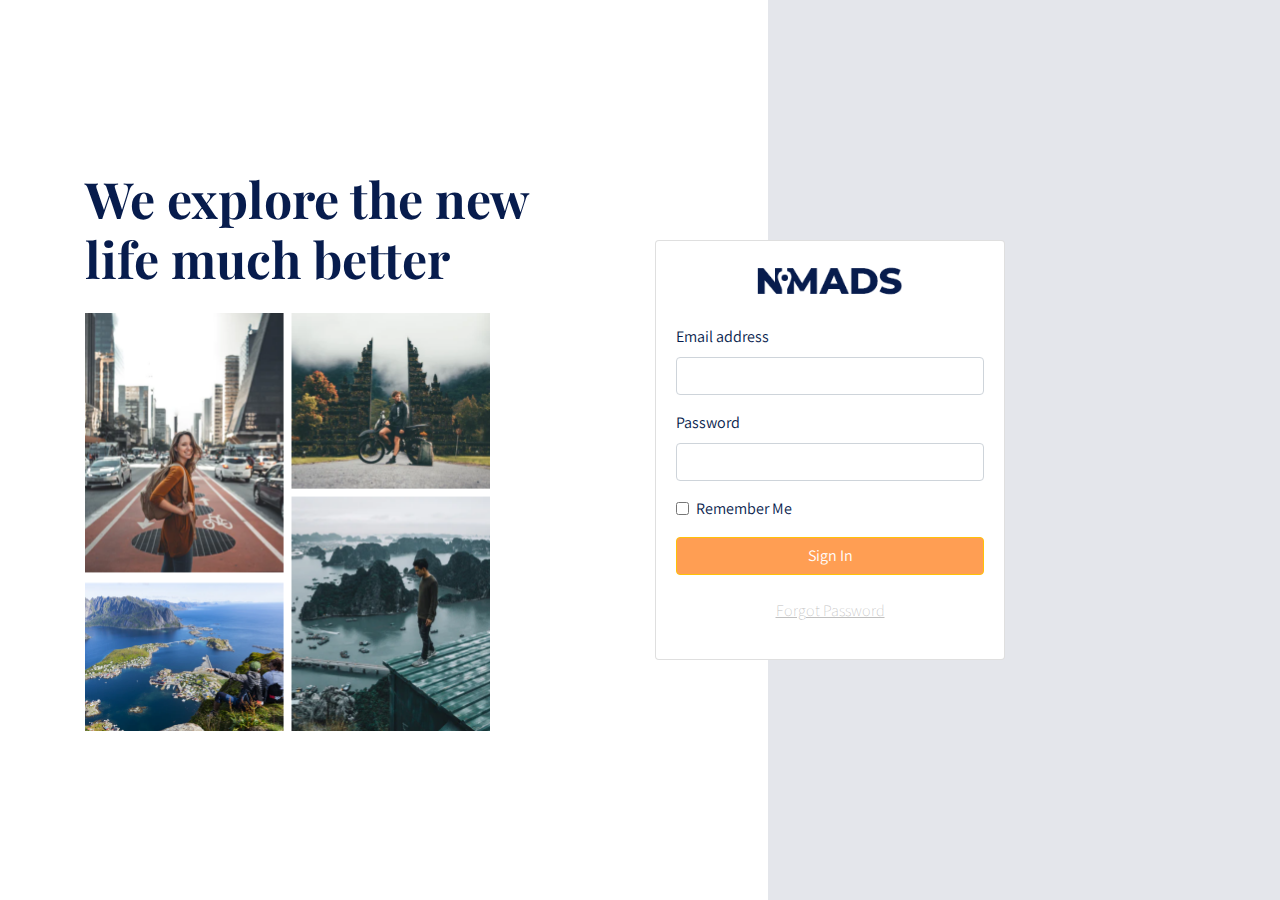
<file: login.html>
<!DOCTYPE html>
<html>

<head lang="en">
    <meta charset="utf-8">
    <meta content="IE=edge,chrome=1" http-equiv="X-UA-Compatible">
    <meta name="viewport" content="width=device-width, initial-scale=1.0" />

    <title>Document</title>

    <link rel="stylesheet" href="frontend/libraries/bootstrap/css/bootstrap.css">
    <link rel="stylesheet" href="frontend/libraries/xzoom/dist/xzoom.css">
    <link rel="stylesheet" href="frontend/libraries/gijgo/css/gijgo.min.css">
    <link rel="stylesheet" href="frontend/styles/main.css">
    </link>
    <link
        href="https://fonts.googleapis.com/css?family=Assistant:200,300,400,600,700|Playfair+Display:400,400i,500,500i,600,600i,700,700i,800,800i,900,900i&display=swap"
        rel="stylesheet">
</head>

<body>

    <main class="login-container">
        <div class="container">
            <div class="row page-login d-flex align-items-center">
                <div class="section-left col-12 col-md-6">
                    <h1 class="mb-4">We explore the new <br />life much better</h1>
                    <img src="/frontend/image/login_pic.png" alt="" class="w-75 d-none d-sm-flex">
                </div>
                <div class="section-right col-12 col-md-4">
                    <div class="card">
                        <div class="card-body">
                            <div class="text-center">
                                <img src="/frontend/image/logo.png" alt="" class="w-50 mb-4">
                            </div>
                            <form>
                                <div class="form-group">
                                    <label for="exampleInputEmail1">Email address</label>
                                    <input type="email" class="form-control" id="exampleInputEmail1"
                                        aria-describedby="emailHelp">
                                </div>
                                <div class="form-group">
                                    <label for="exampleInputPassword1">Password</label>
                                    <input type="password" class="form-control" id="exampleInputPassword1">
                                </div>
                                <div class="form-group form-check">
                                    <input type="checkbox" class="form-check-input" id="exampleCheck1">
                                    <label class="form-check-label" for="exampleCheck1">Remember Me</label>
                                </div>
                                <button type="submit" class="btn btn-warning btn-login btn-block">Sign In</button>
                                <p class="text-center mt-4">
                                    <a href="#">Forgot Password</a>
                                </p>
                            </form>
                        </div>
                    </div>
                </div>
            </div>
        </div>

    </main>

    <script src="frontend/libraries/jquery/jquery-3.4.1.min.js"></script>
    <script src="frontend/libraries/bootstrap/js/bootstrap.js"></script>
    <script src="frontend/libraries/retina/retina.min.js"></script>
</body>

</html>
</file>
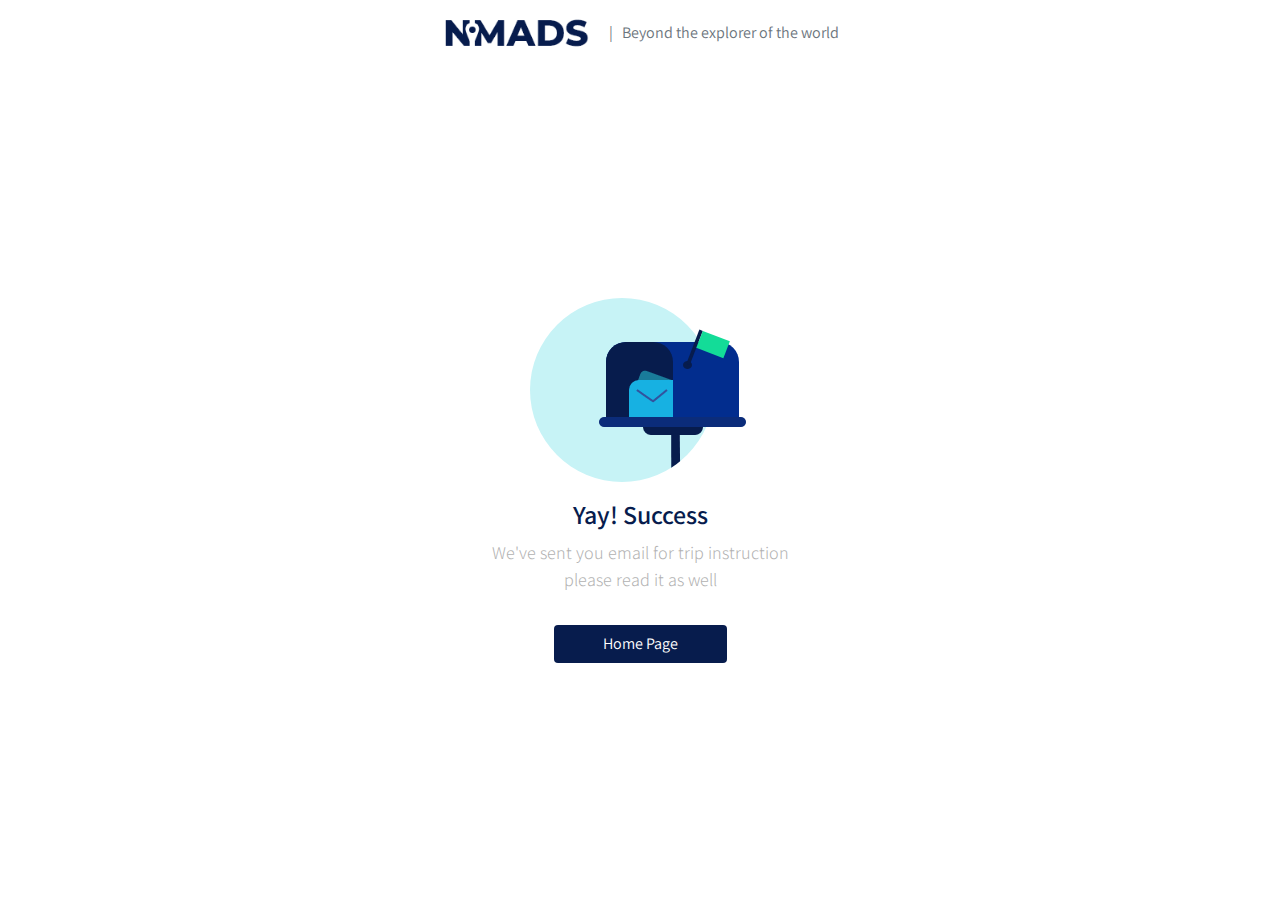
<file: success.html>
<!DOCTYPE html>
<html>

<head lang="en">
    <meta charset="utf-8">
    <meta content="IE=edge,chrome=1" http-equiv="X-UA-Compatible">
    <meta name="viewport" content="width=device-width, initial-scale=1.0" />

    <title>Document</title>

    <link rel="stylesheet" href="frontend/libraries/bootstrap/css/bootstrap.css">
    <link rel="stylesheet" href="frontend/libraries/xzoom/dist/xzoom.css">
    <link rel="stylesheet" href="frontend/libraries/gijgo/css/gijgo.min.css">
    <link rel="stylesheet" href="frontend/styles/main.css">
    </link>
    <link
        href="https://fonts.googleapis.com/css?family=Assistant:200,300,400,600,700|Playfair+Display:400,400i,500,500i,600,600i,700,700i,800,800i,900,900i&display=swap"
        rel="stylesheet">
</head>

<body>

    <div class="container">
        <nav class="row navbar navbar-expand-lg navbar-light bg-white">
            <div class="navbar-nav ml-auto mr-auto mr-sm-auto mr-lg-0 mr-md-auto">
                <a href="index.html" class="navbar-brand">
                    <img src="frontend/image/logo.png" alt="">
                </a>
            </div>
            <ul class="navbar-nav mr-auto d-none d-lg-block">
                <li>
                    <span class="text-muted">
                        | &nbsp Beyond the explorer of the world
                    </span>
                </li>
            </ul>
        </nav>
    </div>

    <main>
        <div class="section-success d-flex align-items-center">
            <div class="col text-center">
                <img src="frontend/image/ic_mail.png" alt="">
                <h1>Yay! Success</h1>
                <p>
                    We've sent you email for trip instruction
                    <br />
                    please read it as well
                </p>
                <a href="index.html" class="btn btn-home-page mt-3 px-5">Home Page</a>
            </div>
        </div>
    </main>

    <script src="frontend/libraries/jquery/jquery-3.4.1.min.js"></script>
    <script src="frontend/libraries/bootstrap/js/bootstrap.js"></script>
    <script src="frontend/libraries/retina/retina.min.js"></script>
    <script src="frontend/libraries/xzoom/dist/xzoom.min.js"></script>
    <script src="frontend/libraries/gijgo/js/gijgo.min.js"></script>
    <script>
        $(document).ready(function () {
            $('.xzoom, .xzoom-gallery').xzoom({
                zoomWidth: 500,
                title: false,
                tint: '#333',
                Xoffset: 15
            });
        });

        $('.datepicker').datepicker({
            uiLibrary: 'bootstrap4',
            icons: {
                rightIcon: '<img src="frontend/image/date.png"/>'
            }
        })
    </script>
</body>

</html>
</file>
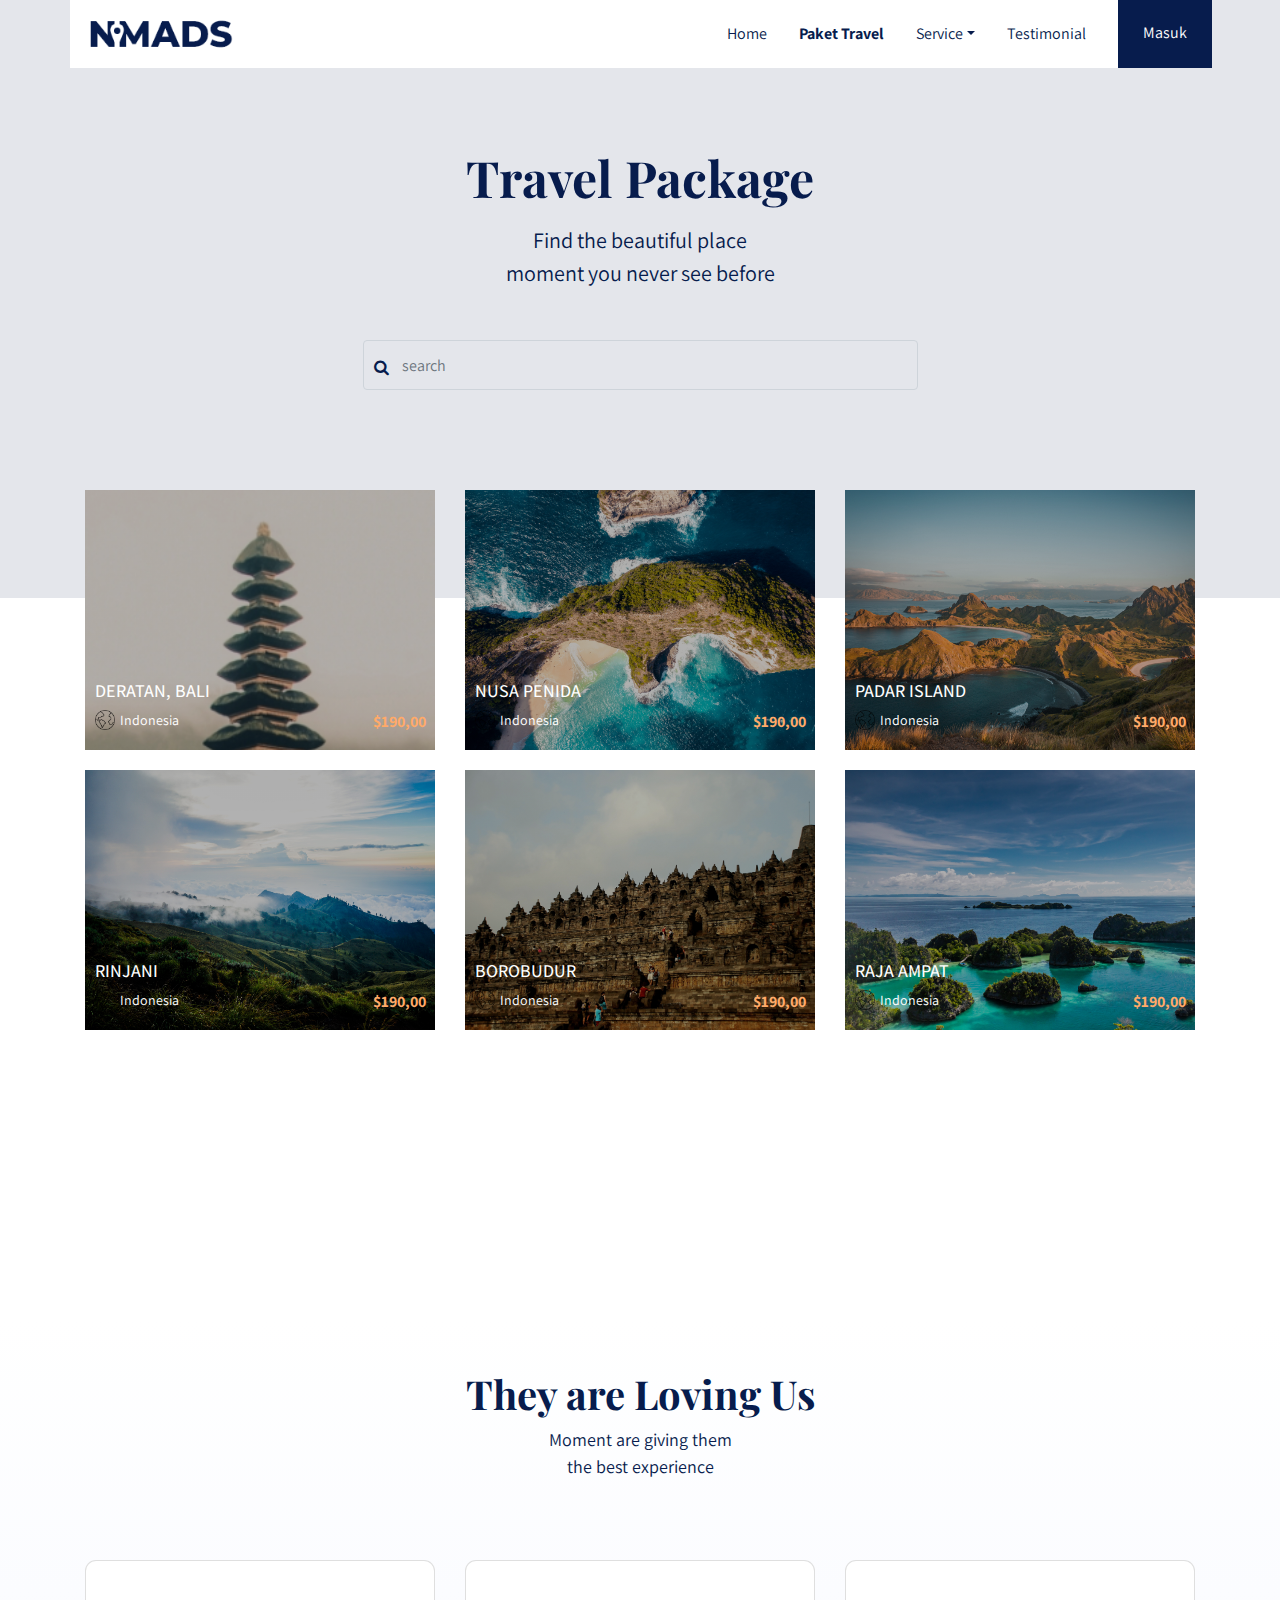
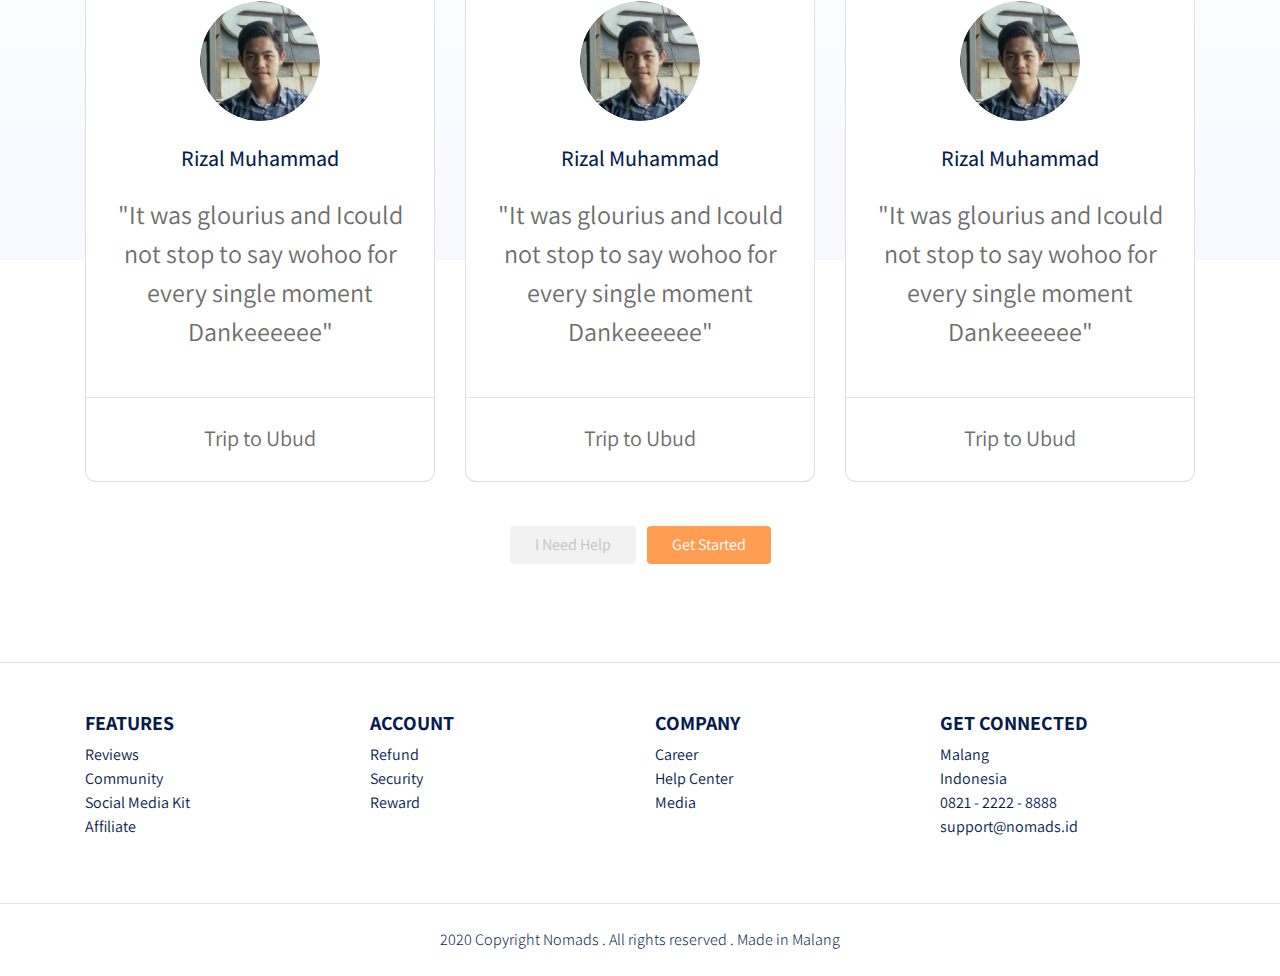
<file: travel.html>
<!DOCTYPE html>
<html>

<head lang="en">
    <meta charset="utf-8">
    <meta content="IE=edge,chrome=1" http-equiv="X-UA-Compatible">
    <meta name="viewport" content="width=device-width, initial-scale=1.0" />

    <title>Document</title>

    <link rel="stylesheet" href="frontend/libraries/bootstrap/css/bootstrap.css">
    <link rel="stylesheet" href="frontend/styles/main.css">
    <link
        href="https://fonts.googleapis.com/css?family=Assistant:200,300,400,600,700|Playfair+Display:400,400i,500,500i,600,600i,700,700i,800,800i,900,900i&display=swap"
        rel="stylesheet">
    <link rel="stylesheet" href="https://cdnjs.cloudflare.com/ajax/libs/font-awesome/4.7.0/css/font-awesome.min.css">
</head>

<body>

    <div class="container">
        <nav class="row navbar navbar-expand-lg navbar-light bg-white">
            <a href="#" class="navbar-brand">
                <img src="frontend/image/logo.png" alt="Logo Nomads">
            </a>
            <button class="navbar-toggler navbar-toggler-right" type="button" data-toggle="collapse"
                data-target="#navb">
                <span class="navbar-toggler-icon"></span>
            </button>

            <div class="collapse navbar-collapse" id="navb">
                <ul class="navbar-nav ml-auto mr-3">
                    <li class="nav-item mx-md-2">
                        <a href="index.html" class="nav-link">Home</a>
                    </li>
                    <li class="nav-item mx-md-2">
                        <a href="#" class="nav-link active">Paket Travel</a>
                    </li>
                    <li class="nav-item dropdown mx-md-2">
                        <a href="#" class="nav-link dropdown-toggle" id="navdrop" data-toggle="dropdown">Service</a>
                        <div class="dropdown-menu">
                            <a href="#" class="dropdown-item">Link</a>
                            <a href="#" class="dropdown-item">Link</a>
                            <a href="#" class="dropdown-item">Link</a>
                        </div>
                    </li>
                    <li class="nav-item mx-md-2">
                        <a href="#testimonialHeading" class="nav-link">Testimonial</a>
                    </li>
                </ul>
                <!-- Mobile Button -->
                <form class="form-inline d-sm-block d-md-none">
                    <button class="btn btn-login my-2 my-sm-0"
                        onclick="event.preventDefault(); location.href='login.html';">
                        Masuk
                    </button>
                </form>

                <!-- Dekstop Button -->
                <form class="form-inline my-2 my-lg-0 d-none d-md-block">
                    <button class="btn btn-login btn-navbar-right my-2 my-sm-0 px-4"
                        onclick="event.preventDefault(); location.href='login.html';">
                        Masuk
                    </button>
                </form>
            </div>
        </nav>
    </div>
    <!-- Main Content -->
    <main>
        <section class="section-travel-header "></section>
        <div class="travel-header text-center">
            <div class="container">

                <h1>Travel Package
                </h1>

                <p class="mt-3">
                    Find the beautiful place
                    <br />
                    moment you never see before
                </p>
                <div class="form-group has-search justify-content-center">
                    <span class="form-control-feedback fa fa-search"></span>
                    <input class="form-control" type="text" placeholder="search">
                </div>
            </div>
        </div>
        <section class="section-travel-package" id="popularContent">
            <div class="container">
                <div class="section-travel-content row justify-content-center">
                    <div class="col-sm-6 col-md-4 col-lg-4">
                        <div class="card-travel text-center d-flex flex-column"
                            style="background-image: linear-gradient(rgba(0,0,0,0.3), rgba(0,0,0,0.3)), url('frontend/image/popular.jpg');">
                            <div class="mt-auto">
                                <h3 class="travel-location text-left">DERATAN, BALI</h3>
                                <div class="row travel-info text-center">
                                    <img src="/frontend/image/globe.png" alt="">
                                    <div class="travel-country">Indonesia</div>
                                    <p class="text-right ml-auto mr-4">$190,00</p>
                                </div>
                            </div>
                            <div class="overlay">
                                <a href="details.html" class="icon" title="User Profile">
                                    <i class="fa fa-eye"></i>
                                </a>
                            </div>
                        </div>
                    </div>
                    <div class="col-sm-6 col-md-4 col-lg-4">
                        <div class="card-travel text-center d-flex flex-column"
                            style="background-image: linear-gradient(rgba(0,0,0,0.3), rgba(0,0,0,0.3)), url('frontend/image/nusa.jpg');">
                            <div class="mt-auto">
                                <h3 class="travel-location text-left">NUSA PENIDA</h3>
                                <div class="row travel-info text-center">
                                    <img src="/frontend/image/globe.png" alt="">
                                    <div class="travel-country">Indonesia</div>
                                    <p class="text-right ml-auto mr-4">$190,00</p>
                                </div>
                            </div>
                            <div class="overlay">
                                <a href="details.html" class="icon" title="User Profile">
                                    <i class="fa fa-eye"></i>
                                </a>
                            </div>
                        </div>
                    </div>
                    <div class="col-sm-6 col-md-4 col-lg-4">
                        <div class="card-travel text-center d-flex flex-column"
                            style="background-image: linear-gradient(rgba(0,0,0,0.3), rgba(0,0,0,0.3)), url('frontend/image/padar.jpg');">
                            <div class="mt-auto">
                                <h3 class="travel-location text-left">PADAR ISLAND</h3>
                                <div class="row travel-info text-center">
                                    <img src="/frontend/image/globe.png" alt="">
                                    <div class="travel-country">Indonesia</div>
                                    <p class="text-right ml-auto mr-4">$190,00</p>
                                </div>
                            </div>
                            <div class="overlay">
                                <a href="details.html" class="icon" title="User Profile">
                                    <i class="fa fa-eye"></i>
                                </a>
                            </div>
                        </div>
                    </div>
                    <div class="col-sm-6 col-md-4 col-lg-4">
                        <div class="card-travel text-center d-flex flex-column"
                            style="background-image: linear-gradient(rgba(0,0,0,0.3), rgba(0,0,0,0.3)), url('frontend/image/rinjani.jpg');">
                            <div class="mt-auto">
                                <h3 class="travel-location text-left">RINJANI</h3>
                                <div class="row travel-info text-center">
                                    <img src="/frontend/image/globe.png" alt="">
                                    <div class="travel-country">Indonesia</div>
                                    <p class="text-right ml-auto mr-4">$190,00</p>
                                </div>
                            </div>
                            <div class="overlay">
                                <a href="details.html" class="icon" title="User Profile">
                                    <i class="fa fa-eye"></i>
                                </a>
                            </div>
                        </div>
                    </div>
                    <div class="col-sm-6 col-md-4 col-lg-4">
                        <div class="card-travel text-center d-flex flex-column"
                            style="background-image: linear-gradient(rgba(0,0,0,0.3), rgba(0,0,0,0.3)), url('frontend/image/borobudur.jpg');">
                            <div class="mt-auto">
                                <h3 class="travel-location text-left">BOROBUDUR</h3>
                                <div class="row travel-info text-center">
                                    <img src="/frontend/image/globe.png" alt="">
                                    <div class="travel-country">Indonesia</div>
                                    <p class="text-right ml-auto mr-4">$190,00</p>
                                </div>
                            </div>
                            <div class="overlay">
                                <a href="details.html" class="icon" title="User Profile">
                                    <i class="fa fa-eye"></i>
                                </a>
                            </div>
                        </div>
                    </div>
                    <div class="col-sm-6 col-md-4 col-lg-4">
                        <div class="card-travel text-center d-flex flex-column"
                            style="background-image: linear-gradient(rgba(0,0,0,0.3), rgba(0,0,0,0.3)), url('frontend/image/raja.jpg');">
                            <div class="mt-auto">
                                <h3 class="travel-location text-left">RAJA AMPAT</h3>
                                <div class="row travel-info text-center">
                                    <img src="/frontend/image/globe.png" alt="">
                                    <div class="travel-country">Indonesia</div>
                                    <p class="text-right ml-auto mr-4">$190,00</p>
                                </div>
                            </div>
                            <div class="overlay">
                                <a href="details.html" class="icon" title="User Profile">
                                    <i class="fa fa-eye"></i>
                                </a>
                            </div>
                        </div>
                    </div>
                </div>
            </div>
            </div>
        </section>
        <!-- Testimonial -->
        <section class="testimonial-heading" id="testimonialHeading">
            <div class="container">
                <div class="row">
                    <div class="col text-center">
                        <h2>They are Loving Us</h2>
                        <p>
                            Moment are giving them
                            <br />
                            the best experience
                        </p>
                    </div>
                </div>
            </div>

        </section>
        <!-- Testimonal Content -->

        <section class="section-testimonial-content" id="testimonialContent">
            <div class="container">
                <div class="row section-popular-travel justify-content-center">
                    <div class="col-sm-6 col-md-6 col-lg-4">
                        <div class="card card-testimonial text-center">
                            <div class="testimonial-content">
                                <img src="frontend/image/profile.jpg" alt="User" class="mb-4 rounded-circle">
                                <h3 class="mb-4">Rizal Muhammad</h3>
                                <p class="testimonial">
                                    "It was glourius and Icould not stop to
                                    say wohoo for
                                    every single moment Dankeeeeee"
                                </p>
                            </div>
                            <hr>
                            <p class="trip-to mt-2">
                                Trip to Ubud
                            </p>
                        </div>
                    </div>
                    <div class="col-sm-6 col-md-6 col-lg-4">
                        <div class="card card-testimonial text-center">
                            <div class="testimonial-content">
                                <img src="frontend/image/profile.jpg" alt="User" class="mb-4 rounded-circle">
                                <h3 class="mb-4">Rizal Muhammad</h3>
                                <p class="testimonial">
                                    "It was glourius and Icould not stop to
                                    say wohoo for
                                    every single moment Dankeeeeee"
                                </p>
                            </div>
                            <hr>
                            <p class="trip-to mt-2">
                                Trip to Ubud
                            </p>
                        </div>
                    </div>
                    <div class="col-sm-6 col-md-6 col-lg-4">
                        <div class="card card-testimonial text-center">
                            <div class="testimonial-content">
                                <img src="frontend/image/profile.jpg" alt="User" class="mb-4 rounded-circle">
                                <h3 class="mb-4">Rizal Muhammad</h3>
                                <p class="testimonial">
                                    "It was glourius and Icould not stop to
                                    say wohoo for
                                    every single moment Dankeeeeee"
                                </p>
                            </div>
                            <hr>
                            <p class="trip-to mt-2">
                                Trip to Ubud
                            </p>
                        </div>
                    </div>
                </div>
                <div class="row">
                    <div class="col-12 text-center">
                        <a href="#" class="btn btn-need-help px-4 mt-4 mx-1">I Need Help</a>
                        <a href="login.html" class="btn btn-get-started px-4 mt-4 mx-1"> Get Started</a>
                    </div>
                </div>
            </div>
        </section>


    </main>

    <footer class="section-footer mt-5 mb-4 border-top">
        <div class="container pt-5 pb-5">
            <div class="row justify-content-center">
                <div class="col-12">
                    <div class="row">
                        <div class="col-12 col-lg-3">
                            <h5>FEATURES</h5>
                            <ul class="list-unstyled">
                                <li><a href="#">Reviews</a></li>
                                <li><a href="#">Community</a></li>
                                <li><a href="#">Social Media Kit</a></li>
                                <li><a href="#">Affiliate</a></li>
                            </ul>
                        </div>
                        <div class="col-12 col-lg-3">
                            <h5>ACCOUNT</h5>
                            <ul class="list-unstyled">
                                <li><a href="#">Refund</a></li>
                                <li><a href="#">Security</a></li>
                                <li><a href="#">Reward</a></li>
                            </ul>
                        </div>
                        <div class="col-12 col-lg-3">
                            <h5>COMPANY</h5>
                            <ul class="list-unstyled">
                                <li><a href="#">Career</a></li>
                                <li><a href="#">Help Center</a></li>
                                <li><a href="#">Media</a></li>
                            </ul>
                        </div>
                        <div class="col-12 col-lg-3">
                            <h5>GET CONNECTED</h5>
                            <ul class="list-unstyled">
                                <li><a href="#">Malang</a></li>
                                <li><a href="#">Indonesia</a></li>
                                <li><a href="#">0821 - 2222 - 8888</a></li>
                                <li><a href="#">support@nomads.id</a></li>
                            </ul>
                        </div>
                    </div>
                </div>
            </div>
        </div>
        <div class="container-fluid">
            <div class="row border-top justify-content-center align-item-center pt-4">
                <div class="col-auto text-gray-500 font-weight-light">
                    2020 Copyright Nomads . All rights reserved . Made in Malang
                </div>
            </div>
        </div>
    </footer>

    <script src="frontend/libraries/jquery/jquery-3.4.1.min.js"></script>
    <script src="frontend/libraries/bootstrap/js/bootstrap.js"></script>
    <script src="frontend/libraries/retina/retina.min.js"></script>
</body>

</html>
</file>
<file: frontend/styles/main.css>
body {
  background-color: #fff;
  font-family: 'Assistant', sans-serif;
  color: #071c4D;
}

.navbar-brand img {
  max-height: 40px;
}

.navbar-light .navbar-nav .nav-link {
  color: #071c4D;
}

.navbar-light .navbar-nav .nav-link.active {
  font-weight: bold;
  color: #071c4D !important;
}

.btn-navbar-right {
  margin-top: -10px !important;
  margin-bottom: -8px !important;
  margin-right: -18px !important;
  height: 70px;
  border-radius: 0px;
}

.btn-login {
  background-color: #071c4D;
  color: #fff;
}

.btn-login:hover {
  background-color: #1e3771;
  color: #fff;
}

header {
  padding: 180px 0 165px;
  margin-top: -70px;
  background-image: -webkit-gradient(linear, left top, left bottom, from(rgba(0, 0, 0, 0.5)), to(rgba(0, 0, 0, 0.5))), url("../image/banner.jpg");
  background-image: linear-gradient(rgba(0, 0, 0, 0.5), rgba(0, 0, 0, 0.5)), url("../image/banner.jpg");
  background-size: cover;
  opacity: rgba(127, 255, 212, 0.9);
}

header h1,
header p {
  color: #fff;
}

header h1 {
  font-family: 'Playfair Display', serif;
  font-weight: bold;
  font-size: 50px;
}

header p {
  font-size: 22px;
}

header .btn-get-started {
  background-color: #FF9E53;
  color: #fff;
}

header .btn-get-started:hover {
  background-color: #FFAA69;
  color: #fff;
}

.section-stats {
  margin-top: -50px;
  margin-bottom: 50px;
}

.section-stats .stats-detail {
  padding-top: 15px;
  background-color: #fff;
  padding-left: 40px;
  margin-bottom: 0px;
}

.section-stats h2 {
  font-size: 30px;
  margin-bottom: 0;
}

.section-stats p {
  font-size: 20px;
  font-weight: lighter;
}

.section-popular {
  min-height: 540px;
  background-color: #051334;
  margin-top: -100px;
  margin-bottom: -230px;
}

.section-popular .section-popular-heading {
  margin-top: 150px;
}

.section-popular .section-popular-heading h2,
.section-popular .section-popular-heading p {
  color: #fff;
}

.section-popular .section-popular-heading h2 {
  font-family: 'Playfair Display', serif;
  font-weight: bold;
  size: 40px;
}

.section-popular .section-popular-heading p {
  font-size: 18px;
}

.section-popular-content .section-popular-travel .card-travel {
  min-height: 380px;
  background-color: #ddd;
  color: #fff;
  padding: 30px;
  background-size: cover;
  margin-bottom: 20px;
}

.section-popular-content .section-popular-travel .travel-country {
  font-size: 18px;
  color: #fff;
}

.section-popular-content .section-popular-travel .travel-location {
  font-size: 18px;
  color: #fff;
}

.section-popular-content .section-popular-travel .travel-button .btn-travel-details {
  background-color: #FF9E53;
  color: #fff;
}

.section-popular-content .section-popular-travel .travel-button .btn-travel-details:hover {
  background-color: #FFAA69;
  color: #fff;
}

.section-travel-header {
  min-height: 600px;
  background: #E4E6EB;
  margin-top: -70px;
}

.travel-header {
  margin-top: -450px;
}

.travel-header h1 {
  font-family: 'Playfair Display', serif;
  font-weight: bold;
  font-size: 50px;
}

.travel-header p {
  font-size: 22px;
}

.travel-header .has-search {
  width: 50%;
  margin: 0 auto;
  margin-top: 50px;
  float: none;
}

.travel-header .has-search .form-control {
  padding-left: 2.375rem;
  background-color: #E4E6EB;
  height: 50px;
}

.travel-header .has-search .form-control-feedback {
  position: absolute;
  z-index: 2;
  display: block;
  width: 2.375rem;
  height: 2.375rem;
  line-height: 3.375rem;
  text-align: center;
  pointer-events: none;
  color: #071c4D;
}

.section-travel-package {
  margin-top: 100px;
  min-height: 100vh;
}

.section-travel-package .section-travel-content .card-travel {
  position: relative;
  min-height: 260px;
  background-size: cover;
  margin-bottom: 20px;
}

.section-travel-package .section-travel-content .card-travel:hover .overlay {
  opacity: 0.5;
}

.section-travel-package .section-travel-content .card-travel .travel-location {
  font-size: 18px;
  color: #fff;
  margin-left: 10px;
}

.section-travel-package .section-travel-content .card-travel .travel-info {
  margin-left: 10px;
}

.section-travel-package .section-travel-content .card-travel .travel-info img {
  width: 20px;
  height: 20px;
}

.section-travel-package .section-travel-content .card-travel .travel-info .travel-country {
  font-size: 14px;
  color: #fff;
  margin-left: 5px;
  float: left;
}

.section-travel-package .section-travel-content .card-travel .travel-info p {
  color: #FFAA69;
  font-weight: bold;
  float: left;
}

.section-travel-package .section-travel-content .card-travel .overlay {
  position: absolute;
  top: 0;
  bottom: 0;
  left: 100;
  right: 0;
  height: 100%;
  width: 100%;
  opacity: 0;
  -webkit-transition: .3s ease;
  transition: .3s ease;
  background-color: #000;
}

.section-travel-package .section-travel-content .card-travel .overlay .icon {
  color: white;
  font-size: 50px;
  position: absolute;
  top: 50%;
  left: 50%;
  -webkit-transform: translate(-50%, -50%);
          transform: translate(-50%, -50%);
  -ms-transform: translate(-50%, -50%);
  text-align: center;
}

.section-travel-package .section-travel-content .card-travel .overlay .icon .fa-eye:hover {
  color: #eee;
  size: 3px;
}

.section-networks {
  background-color: #fff;
  margin-top: -170px;
  padding-top: 240px;
  padding-bottom: 50px;
}

.section-networks h2 {
  font-family: 'Playfair Display', serif;
  font-weight: bold;
  font-size: 40px;
}

.section-networks p {
  font-size: 18px;
}

.section-networks img {
  max-width: 100%;
}

.testimonial-heading {
  min-height: 540px;
  padding-top: 50px;
  background: -webkit-gradient(linear, left top, left bottom, from(#fff), to(#F7F9FF));
  background: linear-gradient(#fff 0%, #F7F9FF 100%);
  margin-top: -70px;
  margin-bottom: -230px;
}

.testimonial-heading h2 {
  font-family: 'Playfair Display', serif;
  font-weight: bold;
  font-size: 40px;
}

.testimonial-heading p {
  font-size: 18px;
}

.section-testimonial-content {
  margin-top: -300px;
  padding-bottom: 50px;
}

.section-testimonial-content .card-testimonial {
  padding: 40px 20px 10px;
  border-radius: 11px;
  margin-bottom: 20px;
}

.section-testimonial-content .card-testimonial .testimonial-content {
  min-height: 380px;
}

.section-testimonial-content .card-testimonial h3 {
  font-size: 22px;
}

.section-testimonial-content .card-testimonial .testimonial {
  font-weight: 200px;
  font-size: 26px;
  color: #6e6e6e;
  min-height: 160px;
}

.section-testimonial-content .card-testimonial .trip-to {
  font-weight: normal;
  font-size: 22px;
  color: #6e6e6e;
}

.section-testimonial-content .card-testimonial hr {
  margin-left: -20px;
  margin-right: -20px;
}

.section-testimonial-content .btn-get-started {
  background-color: #FF9E53;
  color: #fff;
}

.section-testimonial-content .btn-get-started:hover {
  background-color: #FFAA69;
  color: #fff;
}

.section-testimonial-content .btn-need-help {
  background-color: #f2f2f2;
  color: #C3C3C3;
}

.section-testimonial-content .btn-need-help:hover {
  background-color: #FAFAFA;
  color: #C3C3C3;
}

.section-footer h5 {
  font-weight: bold;
}

.section-footer a {
  color: #071c4D;
}

.section-details-header {
  min-height: 310px;
  background: #E4E6EB;
  margin-top: -70px;
}

.section-details-content {
  margin-top: -210px;
  min-height: 100vh;
}

.section-details-content .breadcrumb {
  background-color: transparent;
  margin-bottom: 30px;
  padding: 0;
}

.section-details-content .breadcrumb-item.active {
  font-weight: bold;
  color: #071c4D;
}

.section-details-content .card-details {
  padding: 30px;
  border-radius: 11px;
}

.section-details-content .card-details h1 {
  font-size: 26px;
}

.section-details-content .card-details h2 {
  font-size: 20px;
}

.section-details-content .card-details p {
  font-size: 18px;
  color: #B1B1B1;
}

.section-details-content .card-details .trip-information th {
  font-weight: 300;
  font-size: 18px;
  color: #071c4D;
}

.section-details-content .card-details .trip-information td {
  font-weight: 300;
  font-size: 18px;
  color: #B1B1B1;
}

.section-details-content .card-details .trip-information .text-blue {
  color: #071c4D;
  font-weight: bold;
}

.section-details-content .card-details .trip-information .text-orange {
  color: #FF9E53;
  font-weight: bold;
}

.section-details-content .card-details .payment-instructions {
  font-weight: 300;
  font-size: 14px;
  color: #B1B1B1;
}

.section-details-content .card-details .bank .bank-item h3 {
  font-size: 18px;
  color: #071c4D;
  margin-bottom: 0;
}

.section-details-content .card-details .bank .bank-item p {
  margin-bottom: 0;
}

.section-details-content .card-details .bank .bank-item .description {
  margin-left: 10px;
  overflow: hidden;
  float: left;
}

.section-details-content .card-details .bank .bank-item .description p {
  font-weight: normal;
  font-size: 16px;
  color: #071c4D;
}

.section-details-content .card-details .bank .bank-image {
  width: 45px;
  height: 45px;
  float: left;
}

.section-details-content .card-details h3 {
  font-weight: 300;
  font-size: 14px;
  color: #071c4D;
}

.section-details-content .card-details .disclaimer {
  font-weight: 300;
  font-size: 18px;
  color: #B1B1B1;
}

.section-details-content .card-details .gj-datepicker .datepicker {
  border-right: 0;
}

.section-details-content .card-details .gj-datepicker .input-group-append .btn {
  padding-right: 30px;
}

.section-details-content .card-details .btn-add-now {
  background-color: #071c4D;
  color: #fff;
}

.section-details-content .card-details .btn-add-now:hover {
  background-color: #1b3b86;
  color: #fff;
}

.section-details-content .card-right {
  border-bottom-left-radius: 0;
  border-bottom-right-radius: 0;
  border-bottom: 0;
}

.section-details-content .features {
  margin-top: 20px;
}

.section-details-content .features h3 {
  font-size: 18px;
  color: #071c4D;
  margin-bottom: 0;
}

.section-details-content .features p {
  margin-bottom: 0;
}

.section-details-content .features .description {
  overflow: hidden;
  float: left;
}

.section-details-content .features .description-event {
  margin-left: 10px;
  overflow: hidden;
  float: left;
}

.section-details-content .features .features-image {
  width: 45px;
  height: 45px;
  float: left;
}

.section-details-content .gallery .xzoom-container {
  display: block;
}

.section-details-content .gallery .xzoom-container .xzoom {
  width: 100%;
  -webkit-box-shadow: none;
          box-shadow: none;
  margin-bottom: 10px;
}

.section-details-content .gallery .xzoom-container .xactive {
  border: 4px solid #000;
  -webkit-box-shadow: none;
          box-shadow: none;
}

.section-details-content .members .member-image {
  width: 40px;
  height: 40px;
}

.section-details-content .join-container {
  margin-top: -16px;
}

.section-details-content .btn-join-now {
  background-color: #FF9E53;
  color: #fff;
  border-radius: 0;
}

.section-details-content .btn-join-now:hover {
  background-color: #FFAA69;
  color: #fff;
}

.section-success {
  height: 90vh;
}

.section-success h1 {
  font-weight: 600;
  font-size: 26px;
  color: #071c4D;
}

.section-success p {
  font-weight: 300;
  font-size: 18px;
  color: #b1b1b1;
}

.section-success .btn-home-page {
  border-radius: 4px;
  background-color: #071c4D;
  color: #fff;
}

.section-success .btn-home-page:hover {
  background-color: #2A488E;
  color: #fff;
}

@media (min-width: 992px) {
  .login-container {
    background: -webkit-gradient(linear, left top, right top, color-stop(60%, #ffffff), color-stop(40%, #E4E6EB));
    background: linear-gradient(90deg, #ffffff 60%, #E4E6EB 40%);
    width: 100vw;
    height: 100vh;
  }
}

.page-login {
  height: 100vh;
}

.page-login .btn-login {
  background-color: #FF9E53;
  color: #fff;
}

.page-login .btn-login:hover {
  color: #fff;
}

.page-login .section-left h1 {
  font-family: "Playfair Display";
  font-weight: bold;
  font-size: 50px;
  text-align: left;
  color: #071c4D;
}

.page-login .section-right a {
  font-family: Assistant;
  font-weight: 100;
  text-decoration: underline;
  font-size: 16px;
  text-align: center;
  color: #bfbfbf;
}
/*# sourceMappingURL=main.css.map */
</file>
<file: frontend/libraries/xzoom/dist/xzoom.css>
/* Compatibility styles for frameworks like bootstrap, foundation e.t.c */
.xzoom-source img, .xzoom-preview img, .xzoom-lens img {
  display: block;
  max-width: none;
  max-height: none;
  -webkit-transition: none;
  -moz-transition: none;
  -o-transition: none;
  transition: none;
}
/* --------------- */

/* xZoom Styles below */
.xzoom-container { 
  display: inline-block;
}

.xzoom-thumbs {
  text-align: center;
  margin-bottom: 10px;
}

.xzoom { 
  -webkit-box-shadow: 0px 0px 5px 0px rgba(0,0,0,0.5);
  -moz-box-shadow: 0px 0px 5px 0px rgba(0,0,0,0.5);
  box-shadow: 0px 0px 5px 0px rgba(0,0,0,0.5);  
}
.xzoom2, .xzoom3, .xzoom4, .xzoom5 {
  -webkit-box-shadow: 0px 0px 5px 0px rgba(0,0,0,0.5);
  -moz-box-shadow: 0px 0px 5px 0px rgba(0,0,0,0.5);
  box-shadow: 0px 0px 5px 0px rgba(0,0,0,0.5);
}

/* Thumbs */
.xzoom-gallery, .xzoom-gallery2, .xzoom-gallery3, .xzoom-gallery4, .xzoom-gallery5 {
  border: 1px solid #cecece;
  margin-left: 5px;
  margin-bottom: 10px;
}

.xzoom-source, .xzoom-hidden {
  display: block;
  position: static;
  float: none;
  clear: both;
}

/* Everything out of border is hidden */
.xzoom-hidden {
  overflow: hidden;
}

/* Preview */
.xzoom-preview {
  border: 1px solid #888;
  background: #2f4f4f;
  box-shadow: -0px -0px 10px rgba(0,0,0,0.50);
}

/* Lens */
.xzoom-lens {
  border: 1px solid #555;
  box-shadow: -0px -0px 10px rgba(0,0,0,0.50);
  cursor: crosshair;
}

/* Loading */
.xzoom-loading {
  background-position: center center;
  background-repeat: no-repeat;
  border-radius: 100%;
  opacity: .7;
  background: url(../images/xloading.gif);
  width: 48px;
  height: 48px;
}

/* Additional class that applied to thumb when it is active */
.xactive {
  -webkit-box-shadow: 0px 0px 3px 0px rgba(74,169,210,1);
  -moz-box-shadow: 0px 0px 3px 0px rgba(74,169,210,1);
  box-shadow: 0px 0px 3px 0px rgba(74,169,210,1); 
  border: 1px solid #4aaad2;
}

/* Caption */
.xzoom-caption {
  position: absolute;
  bottom: -43px;
  left: 0;
  background: #000;
  width: 100%;
  text-align: left;
}

.xzoom-caption span {
  color: #fff;
  font-family: Arial, sans-serif;
  display: block;
  font-size: 0.75em;
  font-weight: bold;
  padding: 10px;
}
</file>
<file: frontend/libraries/gijgo/css/gijgo.min.css>
.gj-button-md,.gj-text-align-center{text-align:center}.gj-button-md,.gj-modal{overflow:hidden;outline:0}.gj-button-md,.gj-button-md-group{position:relative;vertical-align:middle}.gj-button,.gj-button-md,.gj-cursor-pointer{cursor:pointer}.gj-button{background-color:#f5f5f5;border:1px solid #ddd;color:#000;border-radius:3px;padding:6px 10px}.gj-unselectable{-webkit-touch-callout:none;-webkit-user-select:none;-khtml-user-select:none;-moz-user-select:none;-ms-user-select:none;user-select:none}.gj-row{display:-webkit-box;display:-ms-flexbox;display:flex;-ms-flex-wrap:wrap;flex-wrap:wrap}.gj-margin-left-5{margin-left:5px}.gj-margin-left-10{margin-left:10px}.gj-width-full{width:100%}.gj-font-size-16{font-size:16px}.gj-hidden{display:none}.gj-button-md{background:0 0;border:none;border-radius:2px;color:rgba(0,0,0,.87);height:36px;margin:0;min-width:64px;padding:0 16px;display:inline-block;font-family:Roboto,Helvetica,Arial,sans-serif;font-size:1rem;font-weight:500;text-transform:uppercase;letter-spacing:0;will-change:box-shadow;transition:box-shadow .2s cubic-bezier(.4,0,1,1),background-color .2s cubic-bezier(.4,0,.2,1),color .2s cubic-bezier(.4,0,.2,1);text-decoration:none;line-height:36px;-webkit-user-select:none;-moz-user-select:none;-ms-user-select:none;user-select:none}.gj-button-md:hover{background-color:rgba(158,158,158,.2)}.gj-button-md:disabled{color:rgba(0,0,0,.26);background:0 0}.gj-button-md .gj-icon,.gj-button-md .material-icons{vertical-align:middle}.gj-button-md.gj-button-md-icon{width:24px;height:31px;min-width:24px;padding:0;display:table}ul.gj-list-bootstrap li [data-role=image],ul.gj-list-md li [data-role=checkbox],ul.gj-list-md li [data-role=image]{height:24px;width:24px}.gj-button-md.gj-button-md-icon .gj-icon,.gj-button-md.gj-button-md-icon .material-icons{display:table-cell;margin-right:0;width:24px;height:24px}.gj-button-md.active{background-color:rgba(158,158,158,.4)}.gj-button-md-group{display:inline-block}.gj-textbox-md{border:none;border-bottom:1px solid rgba(0,0,0,.42);display:block;font-family:Helvetica,Arial,sans-serif;font-size:16px;line-height:16px;padding:4px 0;margin:0;width:100%;background:0 0;text-align:left;color:rgba(0,0,0,.87)}.gj-textbox-md:active,.gj-textbox-md:focus{border-bottom:2px solid rgba(0,0,0,.42);outline:0}.gj-textbox-md::placeholder{color:#8e8e8e}.gj-textbox-md:-ms-input-placeholder{color:#8e8e8e}.gj-textbox-md::-ms-input-placeholder{color:#8e8e8e}.gj-md-spacer-24{min-width:24px;width:24px;display:inline-block}.gj-md-spacer-32{min-width:32px;width:32px;display:inline-block}.gj-modal{position:fixed;top:0;right:0;bottom:0;left:0;z-index:1203;display:none;-webkit-overflow-scrolling:touch;background-color:rgba(0,0,0,.54118);transition:.2s ease opacity;will-change:opacity}ul.gj-list li [data-role=wrapper]{display:table;width:100%}ul.gj-list li [data-role=checkbox],ul.gj-list li [data-role=image]{display:table-cell;vertical-align:middle;text-align:center}ul.gj-list li [data-role=display]{display:table-cell;vertical-align:middle;cursor:pointer}ul.gj-list li [data-role=display]:empty:before{content:"\200b"}ul.gj-list-bootstrap{padding-left:0;margin-bottom:0}ul.gj-list-bootstrap li{padding:0}ul.gj-list-bootstrap li [data-role=wrapper]{padding:0 10px}ul.gj-list-bootstrap li [data-role=checkbox]{width:24px;padding:3px}ul.gj-list-bootstrap li [data-role=display]{padding:8px 0 8px 4px}.list-group-item.active ul li,.list-group-item.active:focus ul li,.list-group-item.active:hover ul li{text-shadow:none;color:initial}ul.gj-list-md{padding:0;list-style:none;line-height:24px;letter-spacing:0;color:#616161}.gj-picker-md,ul.gj-list-md li{font-family:Roboto,Helvetica,Arial,sans-serif;font-size:16px;font-weight:400;letter-spacing:.04em;line-height:1}ul.gj-list-md li{display:list-item;list-style-type:none;padding:0;min-height:unset;box-sizing:border-box;align-items:center;cursor:default;overflow:hidden;-webkit-flex-direction:row;-ms-flex-direction:row;flex-direction:row;-webkit-flex-wrap:nowrap;-ms-flex-wrap:nowrap;flex-wrap:nowrap}ul.gj-list-md li [data-role=display]{padding:8px 0 8px 5px;order:0;flex-grow:2;text-decoration:none;box-sizing:border-box;align-items:center;text-align:left;color:rgba(0,0,0,.87)}ul.gj-list-md li.disabled>[data-role=wrapper]>[data-role=display]{color:#9E9E9E}.gj-list-md-active{background:#e0e0e0;color:#3f51b5}.gj-picker{position:absolute;z-index:1203;background-color:#fff}.gj-picker .selected{color:#fff}.gj-picker-md{color:rgba(0,0,0,.87);border:1px solid #E0E0E0}.gj-modal .gj-picker-md{border:0}.gj-picker-md [role=header]{color:rgba(255,255,255,.54);display:flex;background:#2196f3;align-items:baseline;user-select:none;justify-content:center}.gj-picker-md [role=footer]{float:right;padding:10px}.gj-picker-md [role=footer] button.gj-button-md{color:#2196f3;font-weight:700;font-size:13px}.gj-picker-bootstrap{border:1px solid #E0E0E0}.gj-picker-bootstrap .selected{color:#888}.gj-picker-bootstrap [role=header]{background:#eee;color:#AAA}@font-face{font-family:gijgo-material;src:url(../fonts/gijgo-material.eot?235541);src:url(../fonts/gijgo-material.eot?235541#iefix) format('embedded-opentype'),url(../fonts/gijgo-material.ttf?235541) format('truetype'),url(../fonts/gijgo-material.woff?235541) format('woff'),url(../fonts/gijgo-material.svg?235541#gijgo-material) format('svg');font-weight:400;font-style:normal}.gj-icon{font-family:gijgo-material!important;font-size:24px;speak:none;font-style:normal;font-weight:400;font-variant:normal;text-transform:none;line-height:1;letter-spacing:0;-webkit-font-feature-settings:"liga";-moz-font-feature-settings:"liga=1";-moz-font-feature-settings:"liga";-ms-font-feature-settings:"liga" 1;font-feature-settings:"liga";-webkit-font-variant-ligatures:discretionary-ligatures;font-variant-ligatures:discretionary-ligatures;-webkit-font-smoothing:antialiased;-moz-osx-font-smoothing:grayscale}.gj-icon.undo:before{content:"\e900"}.gj-icon.vertical-align-top:before{content:"\e901"}.gj-icon.vertical-align-center:before{content:"\e902"}.gj-icon.vertical-align-bottom:before{content:"\e903"}.gj-icon.arrow-dropup:before{content:"\e904"}.gj-icon.clock:before{content:"\e905"}.gj-icon.refresh:before{content:"\e906"}.gj-icon.last-page:before{content:"\e907"}.gj-icon.first-page:before{content:"\e908"}.gj-icon.cancel:before{content:"\e909"}.gj-icon.clear:before{content:"\e90a"}.gj-icon.check-circle:before{content:"\e90b"}.gj-icon.delete:before{content:"\e90c"}.gj-icon.arrow-upward:before{content:"\e90d"}.gj-icon.arrow-forward:before{content:"\e90e"}.gj-icon.arrow-downward:before{content:"\e90f"}.gj-icon.arrow-back:before{content:"\e910"}.gj-icon.list-numbered:before{content:"\e911"}.gj-icon.list-bulleted:before{content:"\e912"}.gj-icon.indent-increase:before{content:"\e913"}.gj-icon.indent-decrease:before{content:"\e914"}.gj-icon.redo:before{content:"\e915"}.gj-icon.align-right:before{content:"\e916"}.gj-icon.align-left:before{content:"\e917"}.gj-icon.align-justify:before{content:"\e918"}.gj-icon.align-center:before{content:"\e919"}.gj-icon.strikethrough:before{content:"\e91a"}.gj-icon.italic:before{content:"\e91b"}.gj-icon.underlined:before{content:"\e91c"}.gj-icon.bold:before{content:"\e91d"}.gj-icon.arrow-dropdown:before{content:"\e91e"}.gj-icon.done:before{content:"\e91f"}.gj-icon.pencil:before{content:"\e920"}.gj-icon.minus:before{content:"\e921"}.gj-icon.plus:before{content:"\e922"}.gj-icon.chevron-up:before{content:"\e923"}.gj-icon.chevron-right:before{content:"\e924"}.gj-icon.chevron-down:before{content:"\e925"}.gj-icon.chevron-left:before{content:"\e926"}.gj-icon.event:before{content:"\e927"}.gj-draggable{cursor:move}.gj-resizable-handle{position:absolute;font-size:.1px;display:block;-ms-touch-action:none;touch-action:none;z-index:1203}.gj-dialog-bootstrap [data-role=title],.gj-dialog-bootstrap4 [data-role=title]{display:inline}.gj-dialog-bootstrap,.gj-dialog-bootstrap4,.gj-dialog-md{z-index:1202;overflow:hidden}.gj-resizable-n{cursor:n-resize;height:7px;width:100%;top:-5px;left:0}.gj-resizable-e{cursor:e-resize;width:7px;right:-5px;top:0;height:100%}.gj-resizable-s{cursor:s-resize;height:7px;width:100%;bottom:-5px;left:0}.gj-resizable-w{cursor:w-resize;width:7px;left:-5px;top:0;height:100%}.gj-resizable-se{cursor:se-resize;width:12px;height:12px;right:1px;bottom:1px}.gj-resizable-sw{cursor:sw-resize;width:9px;height:9px;left:-5px;bottom:-5px}.gj-resizable-nw{cursor:nw-resize;width:9px;height:9px;left:-5px;top:-5px}.gj-resizable-ne{cursor:ne-resize;width:9px;height:9px;right:-5px;top:-5px}.gj-dialog-footer{position:absolute;bottom:0;width:100%;margin-top:0}.gj-dialog-scrollable [data-role=body]{overflow-x:hidden;overflow-y:scroll}.gj-dialog-bootstrap [data-role=close]{line-height:1.42857143}.gj-dialog-bootstrap4 [data-role=close]{line-height:1.5}.gj-dialog-md{background-color:#FFF;border:none;box-shadow:0 11px 15px -7px rgba(0,0,0,.2),0 24px 38px 3px rgba(0,0,0,.14),0 9px 46px 8px rgba(0,0,0,.12);box-sizing:border-box;position:relative;display:-webkit-box;display:-webkit-flex;display:-ms-flexbox;display:flex;-webkit-box-orient:vertical;-webkit-box-direction:normal;-webkit-flex-direction:column;-ms-flex-direction:column;flex-direction:column;-webkit-background-clip:padding-box;background-clip:padding-box;outline:0}.gj-dialog-md-header{padding:24px 24px 0;font-family:Roboto,Helvetica,Arial,sans-serif}.gj-dialog-md-title{margin:0;font-weight:400;display:inline;line-height:28px;font-size:20px}.gj-dialog-md-close{-webkit-appearance:none;padding:0;cursor:pointer;background:0 0;border:0;float:right;line-height:28px;font-size:28px}.gj-dialog-md-body{padding:20px 24px 24px;color:rgba(0,0,0,.54);font-family:Helvetica,Arial,sans-serif;font-size:14px;font-weight:400;line-height:20px}.gj-dialog-md-footer{padding:8px 8px 8px 24px;display:-webkit-flex;display:-ms-flexbox;display:flex;-webkit-flex-direction:row-reverse;-ms-flex-direction:row-reverse;flex-direction:row-reverse;-webkit-flex-wrap:wrap;-ms-flex-wrap:wrap;flex-wrap:wrap;box-sizing:border-box}.gj-dialog-md-footer>:first-child{margin-right:0}.gj-dialog-md-footer>*{margin-right:8px;height:36px}DIV.gj-grid-wrapper{margin:auto;position:relative;clear:both;z-index:1}TABLE.gj-grid{margin:auto;border-collapse:collapse;width:100%;table-layout:fixed}TABLE.gj-grid THEAD TH [data-role=selectAll]{margin:auto}table.gj-grid-bootstrap thead th [data-role=sorticon],table.gj-grid-md thead th [data-role=sorticon]{margin-left:5px}TABLE.gj-grid THEAD TH [data-role=title],TABLE.gj-grid THEAD TH [data-role=sorticon]{display:inline-block}TABLE.gj-grid THEAD TH{overflow:hidden;text-overflow:ellipsis}TABLE.gj-grid.autogrow-header-row THEAD TH{overflow:auto;text-overflow:initial;white-space:pre-wrap;-ms-word-break:break-word;word-break:break-word}TABLE.gj-grid>tbody>tr>td{overflow:hidden;position:relative}table.gj-grid tbody div[data-role=display]{vertical-align:middle;text-indent:0;white-space:pre-wrap;-ms-word-break:break-word;word-break:break-word}table.gj-grid.fixed-body-rows tbody div[data-role=display]{overflow:hidden;text-overflow:ellipsis;white-space:nowrap;-ms-word-break:initial;word-break:initial}table.gj-grid tfoot DIV[data-role=display]{vertical-align:middle;text-indent:0;display:flex}TABLE.gj-grid .fa{padding:2px}TABLE.gj-grid>tbody>tr>td>div{padding:2px;overflow:hidden}DIV.gj-grid-wrapper DIV.gj-grid-loading-cover{background:#BBB;opacity:.5;position:absolute;vertical-align:middle}DIV.gj-grid-wrapper DIV.gj-grid-loading-text{position:absolute;font-weight:700}table.gj-grid-bootstrap thead th{background-color:#f5f5f5;vertical-align:middle}table.gj-grid-bootstrap thead th [data-role=sorticon] i.gj-icon,table.gj-grid-bootstrap thead th [data-role=sorticon] i.material-icons{position:absolute;font-size:20px;top:15px}table.gj-grid-bootstrap tbody tr td div[data-role=display]{padding:0}.gj-grid-bootstrap-4 .gj-checkbox-bootstrap{display:inline-block;padding-top:2px}.gj-grid-bootstrap-4 tbody tr.active{background-color:rgba(0,0,0,.075)}.gj-grid-md{position:relative;border:1px solid #e0e0e0;border-collapse:collapse;white-space:nowrap;font-size:13px;font-family:Roboto,Helvetica,Arial,sans-serif;background-color:#fff}.gj-grid-md td:first-of-type,.gj-grid-md th:first-of-type{padding-left:24px}.gj-grid-md td,.gj-grid-md th{padding:12px 18px;position:relative;box-sizing:border-box}.gj-grid-md th{vertical-align:bottom;font-weight:700;line-height:31px;letter-spacing:0;height:56px;font-size:12px;color:rgba(0,0,0,.54);text-align:right}.gj-grid-md td{height:48px;border-top:1px solid #e0e0e0;border-bottom:1px solid #e0e0e0;text-align:left;color:rgba(0,0,0,.87)}.gj-grid-bootstrap tbody tr.gj-grid-top-border td,.gj-grid-md tbody tr.gj-grid-top-border td{border-top:2px solid #777}.gj-grid-bootstrap tbody tr.gj-grid-bottom-border td,.gj-grid-md tbody tr.gj-grid-bottom-border td{border-bottom:2px solid #777}.gj-grid-md tbody tr{position:relative;height:48px;transition-duration:.28s;transition-timing-function:cubic-bezier(.4,0,.2,1);transition-property:background-color}.gj-grid-md tbody tr:hover{background-color:#EEE}.gj-grid-md tbody tr.gj-grid-md-select{background-color:#F5F5F5}table.gj-grid-md thead th [data-role=sorticon] i.gj-icon,table.gj-grid-md thead th [data-role=sorticon] i.material-icons{position:absolute;font-size:16px;top:19px}table.gj-grid-md thead th.gj-grid-select-all{padding-bottom:3px}@media only all{td.display-1120,td.display-320,td.display-480,td.display-640,td.display-800,td.display-960,th.display-1120,th.display-320,th.display-480,th.display-640,th.display-800,th.display-960{display:none}}@media screen and (min-width:20em){TABLE.gj-grid-bootstrap td.display-320,TABLE.gj-grid-bootstrap th.display-320{display:table-cell}}@media screen and (min-width:30em){TABLE.gj-grid-bootstrap td.display-480,TABLE.gj-grid-bootstrap th.display-480{display:table-cell}}@media screen and (min-width:40em){TABLE.gj-grid-bootstrap td.display-640,TABLE.gj-grid-bootstrap th.display-640{display:table-cell}}@media screen and (min-width:50em){TABLE.gj-grid-bootstrap td.display-800,TABLE.gj-grid-bootstrap th.display-800{display:table-cell}}@media screen and (min-width:60em){TABLE.gj-grid-bootstrap td.display-960,TABLE.gj-grid-bootstrap th.display-960{display:table-cell}}@media screen and (min-width:70em){TABLE.gj-grid-bootstrap td.display-1120,TABLE.gj-grid-bootstrap th.display-1120{display:table-cell}}.gj-grid-md tfoot tr th{padding-right:14px}.gj-grid-md tfoot tr[data-role=pager] .gj-grid-mdl-pager-label{padding-left:5px;padding-right:5px}.gj-grid-md tfoot tr[data-role=pager] .gj-dropdown-md{margin-left:12px}.gj-grid-md tfoot tr[data-role=pager] .gj-dropdown-md [role=presenter]{font-size:12px;font-weight:700;color:rgba(0,0,0,.54)}.gj-grid-md tfoot tr[data-role=pager] .gj-dropdown-md [role=presenter] [role=display]{text-align:right}.gj-grid-md tfoot tr[data-role=pager] .gj-grid-md-limit-select{margin-left:10px;font-size:12px;font-weight:700;color:rgba(0,0,0,.54)}.gj-grid-bootstrap tfoot tr[data-role=pager] th{line-height:30px;background-color:#f5f5f5}.gj-grid-bootstrap tfoot tr[data-role=pager] th>div>button,.gj-grid-bootstrap tfoot tr[data-role=pager] th>div>div{margin-right:5px}.gj-grid-bootstrap-4 tfoot tr[data-role=pager] th>div button{height:34px}.gj-grid-bootstrap-4 tfoot tr[data-role=pager] th div .gj-dropdown-bootstrap-4 .gj-dropdown-expander-mi .gj-icon{top:5px}.gj-grid-bootstrap-3 tfoot tr[data-role=pager] th>div>input{margin-right:5px;width:40px;text-align:right;display:inline-block;font-weight:700}.gj-grid-bootstrap-4 tfoot tr[data-role=pager] th>div>div.input-group{width:40px}.gj-grid-bootstrap-4 tfoot tr[data-role=pager] th>div>div.input-group input{text-align:right;font-weight:700;height:34px;padding-top:2px;padding-bottom:6px}.gj-grid-bootstrap tfoot tr[data-role=pager] th>div>select{display:inline-block;margin-right:5px;width:60px}.gj-grid-bootstrap tfoot tr[data-role=pager] th .gj-dropdown-bootstrap .gj-list-bootstrap [data-role=display]{line-height:14px}.gj-grid-bootstrap tfoot tr[data-role=pager] th .gj-dropdown-bootstrap [role=presenter] [role=display]{font-weight:700}.gj-grid-bootstrap tfoot tr[data-role=pager] th .gj-dropdown-bootstrap-3 [role=presenter]{padding:2px 8px}.gj-grid-bootstrap tfoot tr[data-role=pager] th .gj-dropdown-bootstrap-4 [role=presenter]{padding:1px 8px}.gj-grid thead tr th div.gj-grid-column-resizer-wrapper{position:relative;width:100%;height:0;top:0;left:0;padding:0}span.gj-grid-column-resizer{position:absolute;right:0;width:10px;top:-100px;height:300px;z-index:1203;cursor:e-resize}.gj-grid-resize-cursor{cursor:e-resize}.gj-grid-md tbody tr td.gj-grid-left-border,.gj-grid-md thead tr th.gj-grid-left-border{border-left:3px solid #777}.gj-grid-md tbody tr td.gj-grid-right-border,.gj-grid-md thead tr th.gj-grid-right-border{border-right:3px solid #777}.gj-grid-bootstrap tbody tr td.gj-grid-left-border,.gj-grid-bootstrap thead tr th.gj-grid-left-border{border-left:5px solid #ddd}.gj-grid-bootstrap tbody tr td.gj-grid-right-border,.gj-grid-bootstrap thead tr th.gj-grid-right-border{border-right:5px solid #ddd}.gj-dirty{position:absolute;top:0;left:0;border-style:solid;border-width:3px;border-color:red transparent transparent red;padding:0;overflow:hidden;vertical-align:top}.gj-grid-md tbody tr td.gj-grid-management-column{padding:3px}.gj-grid-md tbody tr td[data-mode=edit]{padding:0 18px}.gj-grid-bootstrap tbody tr td[data-mode=edit],.gj-grid-bootstrap tbody tr td[data-mode=edit] [data-role=edit],.gj-grid-md tbody .gj-dropdown-md [role=presenter] [role=display]{padding:0}.gj-grid-bootstrap-3 tbody tr td.gj-grid-management-column{padding:3px}.gj-grid-bootstrap-3 tbody tr td[data-mode=edit]{height:38px}.gj-grid-bootstrap-3 tbody tr td[data-mode=edit] [data-role=edit] input[type=text]{height:37px;padding:8px}.gj-grid-bootstrap-3 tbody tr td[data-mode=edit] .gj-dropdown-bootstrap [role=presenter]{border:0;border-radius:0;height:37px;padding-left:8px}.gj-grid-bootstrap-3 tbody tr td[data-mode=edit] .gj-datepicker-bootstrap{height:37px}.gj-grid-bootstrap-3 tbody tr td[data-mode=edit] .gj-datepicker-bootstrap [role=input]{height:37px;border:0;border-radius:0}.gj-grid-bootstrap-3 tbody tr td[data-mode=edit] .gj-datepicker-bootstrap [role=right-icon]{border:0;border-radius:0}.gj-grid-bootstrap-3 tbody tr td[data-mode=edit] .gj-checkbox-bootstrap{display:inline-block;padding-top:10px;height:32px}.gj-grid-bootstrap-4 tbody tr td.gj-grid-management-column{padding:6px}.gj-grid-bootstrap-4 tbody tr td[data-mode=edit] [data-role=edit] input[type=text]{height:48px;padding-left:12px}.gj-grid-bootstrap-4 tbody tr td[data-mode=edit] .gj-dropdown-bootstrap [role=presenter]{border:0;border-radius:0;height:48px;padding-left:12px;font-family:-apple-system,system-ui,BlinkMacSystemFont,"Segoe UI",Roboto,"Helvetica Neue",Arial,sans-serif}.gj-grid-bootstrap-4 tbody tr td[data-mode=edit] .gj-dropdown-bootstrap-4 [role=expander].gj-dropdown-expander-mi .gj-icon,.gj-grid-bootstrap-4 tbody tr td[data-mode=edit] .gj-dropdown-bootstrap-4 [role=expander].gj-dropdown-expander-mi .material-icons{top:13px}.gj-grid-bootstrap-4 tbody tr td[data-mode=edit] .gj-datepicker-bootstrap{height:48px}.gj-grid-bootstrap-4 tbody tr td[data-mode=edit] .gj-datepicker-bootstrap [role=input]{height:48px;border:0;border-radius:0}.gj-grid-bootstrap-4 tbody tr td[data-mode=edit] .gj-datepicker-bootstrap [role=right-icon]{background-color:#fff}.gj-grid-bootstrap-4 tbody tr td[data-mode=edit] .gj-datepicker-bootstrap [role=right-icon] button{border:0;border-radius:0;width:43px;position:relative}.gj-grid-bootstrap-4 tbody tr td[data-mode=edit] .gj-datepicker-bootstrap [role=right-icon] .gj-icon,.gj-grid-bootstrap-4 tbody tr td[data-mode=edit] .gj-datepicker-bootstrap [role=right-icon] .material-icons{top:13px;left:10px;font-size:24px}.gj-grid-bootstrap-4 tbody tr td[data-mode=edit] .gj-checkbox-bootstrap{display:inline-block;padding-top:15px;height:42px}.gj-grid-md thead tr[data-role=filter] th{border-top:1px solid #e0e0e0}div.gj-grid-wrapper div.gj-grid-bootstrap-toolbar{background-color:#f5f5f5;padding:8px;font-weight:700;border:1px solid #ddd}div.gj-grid-wrapper div.gj-grid-bootstrap-4-toolbar{background-color:#f5f5f5;padding:12px;font-weight:700;border:1px solid #ddd}div.gj-grid-wrapper div.gj-grid-md-toolbar{font-weight:700;font-size:24px;font-family:Helvetica,Arial,sans-serif;background-color:#fff;border-top:1px solid #e0e0e0;border-left:1px solid #e0e0e0;border-right:1px solid #e0e0e0;border-bottom:0;border-collapse:collapse;padding:0 18px;line-height:56px}.gj-checkbox-bootstrap,.gj-checkbox-md{min-width:0;font-weight:400;text-align:center;position:relative}table.gj-grid-scrollable tbody{overflow-y:auto;overflow-x:hidden;display:block}table.gj-grid-md.gj-grid-scrollable{border-bottom:0}table.gj-grid-md.gj-grid-scrollable tbody{border-right:1px solid #e0e0e0;border-bottom:1px solid #e0e0e0}table.gj-grid-md.gj-grid-scrollable tfoot{border-bottom:1px solid #e0e0e0}table.gj-grid-bootstrap.gj-grid-scrollable{border-bottom:0}table.gj-grid-bootstrap.gj-grid-scrollable tbody{border-right:1px solid #ddd;border-bottom:1px solid #ddd}table.gj-grid-bootstrap.gj-grid-scrollable tbody tr[data-role=row]:first-child td{border-top:0}table.gj-grid-bootstrap.gj-grid-scrollable tbody tr[data-role=row] td:first-child{border-left:0}table.gj-grid-bootstrap.gj-grid-scrollable tbody tr[data-role=row] td:last-child{border-right:0}table.gj-grid-bootstrap.gj-grid-scrollable tfoot{border-bottom:1px solid #ddd}ul.gj-list li [data-role=spacer]{display:table-cell}ul.gj-list li [data-role=expander]{display:table-cell;vertical-align:middle;text-align:center;cursor:pointer}[data-type=tree] ul li [data-role=expander].gj-tree-font-awesome-expander,[data-type=tree] ul li [data-role=expander].gj-tree-glyphicons-expander,[data-type=tree] ul li [data-role=expander].gj-tree-material-icons-expander{width:24px}[data-type=tree] ul li [data-role=expander].gj-tree-glyphicons-expander .glyphicon{top:4px;height:24px}.gj-tree-bootstrap-3 ul.gj-list-bootstrap li{border:0;border-radius:0;color:#333}.gj-tree-bootstrap-3 ul.gj-list-bootstrap li.active{color:#fff}.gj-tree-bootstrap-3 ul.gj-list-bootstrap li.disabled{color:#777;background-color:#eee}.gj-tree-bootstrap-4 ul.gj-list-bootstrap li{border:0;border-radius:0;color:#212529}.gj-tree-bootstrap-4 ul.gj-list-bootstrap li.active{color:#fff}.gj-tree-bootstrap-4 ul.gj-list-bootstrap li.disabled{color:#868e96}.gj-tree-bootstrap-4 ul.gj-list-bootstrap li ul.gj-list-bootstrap{width:100%}.gj-tree-bootstrap-border ul.gj-list-bootstrap li{border:1px solid #ddd}.gj-tree-bootstrap-border ul.gj-list-bootstrap li ul.gj-list-bootstrap li{border-left:0;border-right:0}.gj-tree-bootstrap-border ul.gj-list-bootstrap li:first-child{border-top-left-radius:4px;border-top-right-radius:4px}.gj-tree-bootstrap-border ul.gj-list-bootstrap li:last-child{border-bottom-left-radius:4px;border-bottom-right-radius:4px}.gj-tree-bootstrap-border ul.gj-list-bootstrap li ul.gj-list-bootstrap li:first-child{border-top-left-radius:0;border-top-right-radius:0}.gj-tree-bootstrap-border ul.gj-list-bootstrap li ul.gj-list-bootstrap li:last-child{border-bottom:0;border-bottom-left-radius:0;border-bottom-right-radius:0}ul.gj-list-bootstrap li [data-role=expander].gj-tree-material-icons-expander{padding-top:8px;padding-bottom:4px}.gj-tree-drag-el,.gj-tree-drag-el li{padding:0;margin:0}ul.gj-list-bootstrap li [data-role=expander].gj-tree-material-icons-expander .gj-icon{width:24px;height:24px}ul.gj-list-md li.disabled>[data-role=wrapper]>[data-role=expander]{color:#9E9E9E}.gj-tree-md-border ul.gj-list-md li{border:1px solid #616161;margin-bottom:-1px}.gj-tree-md-border ul.gj-list-md li ul.gj-list-md li{border-left:0;border-right:0}.gj-tree-md-border ul.gj-list-md li ul.gj-list-md li:last-child{border-bottom:0}.gj-tree-drop-above{border-top:1px solid #000}.gj-tree-bootstrap-3 ul.gj-list-bootstrap li [data-role=wrapper].drop-above,.gj-tree-bootstrap-4 ul.gj-list-bootstrap li [data-role=wrapper].drop-above{border-top:2px solid #000}.gj-tree-drop-below{border-bottom:1px solid #000}.gj-tree-bootstrap-3 ul.gj-list-bootstrap li [data-role=wrapper].drop-below,.gj-tree-bootstrap-4 ul.gj-list-bootstrap li [data-role=wrapper].drop-below{border-bottom:2px solid #000}.gj-tree-drag-el{z-index:1203}.gj-tree-drag-el [data-role=wrapper]{cursor:move;display:table}.gj-tree-drag-el [data-role=indicator]{width:14px;padding:0 3px;display:table-cell;vertical-align:middle;text-align:center}.gj-tree-bootstrap-drag-el li.list-group-item{border:0;background:unset}.gj-tree-bootstrap-drag-el [data-role=indicator],.gj-tree-md-drag-el [data-role=indicator]{width:24px;height:24px;padding:0}.gj-checkbox-bootstrap{font-size:0;margin:0;width:18px;height:18px;display:inline}.gj-checkbox-bootstrap input[type=checkbox]{display:none;margin-bottom:-12px}.gj-checkbox-bootstrap span{background:#fff;display:block;content:" ";width:18px;height:18px;line-height:11px;font-size:11px;padding:2px;color:#555;border:1px solid #CCC;border-radius:3px;transition:box-shadow .2s linear,border-color .2s linear;cursor:pointer;margin:auto}.gj-checkbox-bootstrap input[type=checkbox]:focus+span:before{outline:0;box-shadow:0 0 0 0 #66afe9,0 0 6px rgba(102,175,233,.6);border-color:#66afe9}.gj-datepicker-bootstrap :active,.gj-datepicker-bootstrap :focus,.gj-timepicker-bootstrap :active,.gj-timepicker-bootstrap :focus{box-shadow:none}.gj-checkbox-bootstrap input[type=checkbox][disabled]+span{opacity:.6;cursor:not-allowed}.gj-checkbox-bootstrap.gj-checkbox-bootstrap-4 span{line-height:16px;padding:0}.gj-checkbox-bootstrap-4.gj-checkbox-material-icons input[type=checkbox]:checked+span:after,.gj-checkbox-bootstrap-4.gj-checkbox-material-icons input[type=checkbox]:indeterminate+span:after{font-size:16px}.gj-checkbox-md{font-size:0;margin:0;width:16px;height:16px}.gj-checkbox-md input[type=checkbox]{display:none;margin-bottom:-12px}.gj-checkbox-md span{display:inline-block;box-sizing:border-box;width:16px;height:16px;margin:0;cursor:pointer;overflow:hidden;border:2px solid #616161;border-radius:2px;z-index:2}.gj-checkbox-md input[type=checkbox]:checked+span{border:2px solid #536DFE}.gj-checkbox-md input[type=checkbox]:checked+span:after{color:#FFF;background-color:#536DFE;position:absolute;left:1px;top:-15px}.gj-checkbox-md input[type=checkbox]:indeterminate+span{border:2px solid #616161}.gj-checkbox-md input[type=checkbox]:indeterminate+span:after{color:#616161;position:absolute;left:1px;top:-15px}.gj-checkbox-md input[type=checkbox][disabled]+span{border:2px solid #9E9E9E}.gj-editor-md,.gj-editor-md [role=body]{border:1px solid rgba(158,158,158,.2)}.gj-checkbox-md input[type=checkbox][disabled]+span:after{background-color:#9E9E9E}.gj-checkbox-md input[type=checkbox][disabled]:indeterminate+span:after{color:#FFF}.gj-checkbox-material-icons input[type=checkbox]:checked+span:after{content:"\e91f";font-size:14px;font-weight:700;white-space:pre}.gj-checkbox-material-icons input[type=checkbox]:indeterminate+span:after{content:"\e921";font-size:14px;font-weight:700;white-space:pre}.gj-checkbox-glyphicons input[type=checkbox]:checked+span:after{display:inline-block;font-family:'Glyphicons Halflings';content:"\e013 "}.gj-checkbox-glyphicons input[type=checkbox]:indeterminate+span:after{display:inline-block;font-family:'Glyphicons Halflings';content:"\2212 ";padding-right:1px}.gj-checkbox-fontawesome .fa{font-size:14px}.gj-checkbox-bootstrap.gj-checkbox-fontawesome .fa{line-height:18px}.gj-checkbox-fontawesome input[type=checkbox]:checked+span:before{content:"\f00c "}.gj-checkbox-fontawesome input[type=checkbox]:indeterminate+span:before{content:"\f068 "}.gj-editor [role=body]{overflow:auto;outline:transparent solid 0;box-sizing:border-box}.gj-editor-md{padding:7px;font-family:Roboto,Helvetica,Arial,sans-serif;font-size:14px;font-weight:500;letter-spacing:0}.gj-editor-md [role=toolbar]{margin-bottom:7px}.gj-editor-md [role=toolbar] .gj-button-md{min-width:54px;margin-right:5px}.gj-editor-md [role=toolbar] .gj-button-md .gj-icon{width:24px;height:24px}.gj-editor-bootstrap,.gj-editor-bootstrap [role=body]{border:1px solid #eceeef}.gj-editor-md p{margin:0;padding:0}.gj-editor-md blockquote{font-size:14px}.gj-editor-bootstrap{padding:7px}.gj-editor-bootstrap [role=toolbar]{margin-bottom:7px}.gj-editor-bootstrap [role=toolbar] .btn-group{margin-right:10px}.gj-editor-bootstrap [role=toolbar] button{height:36px}.gj-editor-bootstrap p{margin:0;padding:0}.gj-editor-bootstrap blockquote{font-size:14px}.gj-datepicker-md,.gj-dropdown-md [role=presenter]{font-family:Roboto,Helvetica,Arial,sans-serif;font-size:16px;font-weight:400;letter-spacing:.04em}.gj-dropdown{position:relative;border-collapse:separate}.gj-dropdown [role=presenter]{display:table;cursor:pointer;outline:0;position:relative}.gj-dropdown [role=presenter] [role=display]{display:table-cell;text-align:left;width:100%}.gj-dropdown [role=presenter] [role=expander]{display:table-cell;vertical-align:middle;text-align:center;width:24px;height:24px}.gj-dropdown-md [role=presenter]{line-height:1;color:rgba(0,0,0,.87);padding:0;border:0;border-bottom:1px solid rgba(0,0,0,.42);background:0 0}.gj-dropdown-md [role=presenter]:active,.gj-dropdown-md [role=presenter]:focus{border-bottom:2px solid rgba(0,0,0,.42)}.gj-dropdown-md [role=presenter] [role=display]{padding:4px 0;line-height:18px}.gj-dropdown-md [role=presenter] [role=display] .placeholder{color:#8e8e8e}.gj-dropdown-list-md{position:absolute;top:0;left:0;background-color:#f5f5f5;color:#000;margin:0;z-index:1203}.gj-dropdown-list-md li.active,.gj-dropdown-list-md li:hover{background-color:#eee}.gj-dropdown-bootstrap [role=presenter] [role=display]{padding-right:5px}.gj-dropdown-bootstrap [role=presenter] [role=expander]{padding-left:5px}.gj-dropdown-bootstrap [role=presenter] [role=expander].gj-dropdown-expander-mi{width:24px}.gj-dropdown-bootstrap-3 [role=presenter] [role=display]{line-height:20px}.gj-dropdown-bootstrap-3 [role=presenter] [role=display] .placeholder{color:#9999b3}.gj-dropdown-bootstrap-3 [role=presenter] [role=expander]{width:20px;height:20px}.gj-dropdown-bootstrap-3 [role=presenter] [role=expander].gj-dropdown-expander-mi .gj-icon,.gj-dropdown-bootstrap-3 [role=presenter] [role=expander].gj-dropdown-expander-mi .material-icons{top:5px;right:10px;position:absolute}.gj-dropdown-bootstrap-4 [role=presenter]{border:1px solid #ced4da}.gj-dropdown-bootstrap-4 [role=presenter] [role=display]{line-height:24px}.gj-dropdown-bootstrap-4 [role=presenter] [role=expander].gj-dropdown-expander-mi .gj-icon,.gj-dropdown-bootstrap-4 [role=presenter] [role=expander].gj-dropdown-expander-mi .material-icons{top:7px;right:10px;position:absolute}.gj-dropdown-list-bootstrap{position:absolute;top:32px;left:0;margin:0;z-index:1203}.gj-datepicker [role=input]::-ms-clear{display:none}.gj-datepicker [role=right-icon]{cursor:pointer}.gj-picker div[role=navigator]{display:-webkit-box;display:-ms-flexbox;display:flex;-ms-flex-wrap:wrap;flex-wrap:wrap}.gj-picker div[role=navigator] div{cursor:pointer;position:relative;flex-basis:0;-webkit-box-flex:1;-ms-flex-positive:1;flex-grow:1;max-width:100%}.gj-datepicker-md{line-height:1;color:rgba(0,0,0,.87);position:relative}.gj-datepicker-md [role=right-icon]{position:absolute;right:0;top:0;font-size:24px}.gj-datepicker-md.small .gj-textbox-md{font-size:14px}.gj-datepicker-md.small .gj-icon{font-size:22px}.gj-datepicker-md.large .gj-textbox-md{font-size:18px}.gj-datepicker-md.large .gj-icon{font-size:28px}.gj-picker-md.datepicker [role=header]{padding:20px;display:block}.gj-picker-md.datepicker [role=header] [role=year]{font-size:17px;padding-bottom:5px;cursor:pointer}.gj-picker-md.datepicker [role=header] [role=date]{font-size:36px;cursor:pointer}.gj-picker-md div[role=navigator]{height:42px;line-height:42px}.gj-picker div[role=navigator] div[role=period]{width:100%;text-align:center;font-weight:700;font-size:15px}.gj-picker-md div[role=navigator] div:first-child,.gj-picker-md div[role=navigator] div:last-child{max-width:42px}.gj-picker-md div[role=navigator] div i.gj-icon,.gj-picker-md div[role=navigator] div i.material-icons{position:absolute;top:8px}.gj-picker-md div[role=navigator] div:first-child i.gj-icon,.gj-picker-md div[role=navigator] div:first-child i.material-icons{left:10px}.gj-picker-md div[role=navigator] div:last-child i.gj-icon,.gj-picker-md div[role=navigator] div:last-child i.material-icons{right:11px}.gj-picker-md table thead{color:#9E9E9E}.gj-picker-md table tr td div,.gj-picker-md table tr th div{display:block;width:40px;height:40px;line-height:40px;font-size:13px;text-align:center;vertical-align:middle}[type=year].gj-picker-md table tr td div,[type=decade].gj-picker-md table tr td div,[type=century].gj-picker-md table tr td div{width:73px;height:73px;line-height:73px;cursor:pointer}.gj-picker-md table tr td.gj-cursor-pointer div:hover{background:#EEE;border-radius:50%;color:rgba(0,0,0,.87)}.gj-picker-md table tr td.disabled div,.gj-picker-md table tr td.other-month div{color:#BDBDBD}.gj-picker-md table tr td.focused div{background:#E0E0E0;border-radius:50%}.gj-picker-md table tr td.today div{color:#1976D2}.gj-picker-md table tr td.selected.gj-cursor-pointer div{color:#FFF;background:#1976D2;border-radius:50%}.gj-picker-md table tr td.calendar-week div{font-weight:700}.gj-picker-bootstrap{border:1px solid rgba(0,0,0,.15);border-radius:4px;padding:4px}.gj-modal .gj-picker-bootstrap{padding:0}.gj-picker-bootstrap.datepicker [role=header]{padding:10px 20px;display:block}.gj-picker-bootstrap.datepicker [role=header] [role=year]{font-size:15px;cursor:pointer}.gj-picker-bootstrap [role=header] [role=date]{font-size:24px;cursor:pointer}.gj-modal .gj-picker-bootstrap.datepicker [role=body]{padding:15px}.gj-picker-bootstrap div[role=navigator]{height:30px;line-height:30px;text-align:center}.gj-picker-bootstrap div[role=navigator] div:first-child,.gj-picker-bootstrap div[role=navigator] div:last-child{max-width:30px}.gj-picker-bootstrap table tr td div,.gj-picker-bootstrap table tr th div{display:block;width:30px;height:30px;line-height:30px;text-align:center;vertical-align:middle}[type=year].gj-picker-bootstrap table tr td div,[type=decade].gj-picker-bootstrap table tr td div,[type=century].gj-picker-bootstrap table tr td div{width:53px;height:53px;line-height:53px;cursor:pointer}.gj-picker-bootstrap table tr th div i,.gj-picker-bootstrap table tr th div span{line-height:30px}.gj-picker-bootstrap div[role=navigator] .gj-icon,.gj-picker-bootstrap div[role=navigator] .material-icons{margin:3px}.gj-picker-bootstrap table tr td.focused div,.gj-picker-bootstrap table tr td.gj-cursor-pointer div:hover{background:#EEE;border-radius:4px;color:#212529}.gj-picker-bootstrap table tr td.today div{color:#204d74;font-weight:700}.gj-picker-bootstrap table tr td.selected.gj-cursor-pointer div{color:#fff;background-color:#204d74;border-color:#122b40;border-radius:4px}.gj-picker-bootstrap table tr td.disabled div,.gj-picker-bootstrap table tr td.other-month div{color:#777}.gj-datepicker-bootstrap span[role=right-icon].input-group-addon{border-left:0;position:relative;border-radius:0 4px 4px 0}.gj-datepicker-bootstrap span[role=right-icon].input-group-addon .gj-icon,.gj-datepicker-bootstrap span[role=right-icon].input-group-addon .material-icons{position:absolute;top:7px;left:7px}.gj-datepicker-bootstrap [role=right-icon] button{width:38px;position:relative;border:1px solid #ced4da}.gj-datepicker-bootstrap [role=right-icon] button:hover{color:#6c757d;background-color:transparent}.gj-datepicker-bootstrap.input-group-sm [role=right-icon] button{width:30px}.gj-datepicker-bootstrap.input-group-lg [role=right-icon] button{width:48px}.gj-datepicker-bootstrap [role=right-icon] button .gj-icon,.gj-datepicker-bootstrap [role=right-icon] button .material-icons{position:absolute;font-size:21px;top:9px;left:9px}.gj-datepicker-bootstrap.input-group-sm [role=right-icon] button .gj-icon,.gj-datepicker-bootstrap.input-group-sm [role=right-icon] button .material-icons{top:6px;left:6px;font-size:19px}.gj-datepicker-bootstrap.input-group-lg [role=right-icon] button .gj-icon,.gj-datepicker-bootstrap.input-group-lg [role=right-icon] button .material-icons{font-size:27px;top:10px;left:10px}.gj-timepicker [role=input]::-ms-clear{display:none}.gj-timepicker [role=right-icon]{cursor:pointer}.gj-picker.timepicker [role=header]{font-size:58px;padding:20px 0;line-height:58px;display:flex;align-items:baseline;user-select:none;justify-content:center}.gj-picker.timepicker [role=header] div{cursor:pointer;width:66px;text-align:right}.gj-picker [role=header] [role=mode]{position:relative;width:0}.gj-picker [role=header] [role=mode] span{position:absolute;left:7px;line-height:18px;font-size:18px}.gj-picker [role=header] [role=mode] span[role=am]{top:7px}.gj-picker [role=header] [role=mode] span[role=pm]{bottom:7px}.gj-picker [role=body] [role=dial]{width:256px;color:rgba(0,0,0,.87);height:256px;position:relative;background:#eee;border-radius:50%;margin:10px}.gj-picker-md .arrow-begin,.gj-picker-md [role=body] [role=arrow]{background-color:#2196f3}.gj-picker [role=body] [role=hour]{top:calc(50% - 16px);left:calc(50% - 16px);width:32px;height:32px;cursor:pointer;position:absolute;font-size:14px;text-align:center;line-height:32px;user-select:none;pointer-events:none}.gj-colorpicker-md,.gj-timepicker-md{font-family:Roboto,Helvetica,Arial,sans-serif;font-weight:400;letter-spacing:.04em;line-height:1}.gj-picker [role=body] [role=hour].selected{color:rgba(255,255,255,1)}.gj-picker [role=body] [role=arrow]{top:calc(50% - 1px);left:50%;height:2px;position:absolute;pointer-events:none;transform-origin:left center;transition:all 250ms cubic-bezier(.4,0,.2,1);width:calc(50% - 52px)}.gj-picker .arrow-begin{top:-3px;left:-4px;width:8px;height:8px;position:absolute;border-radius:50%}.gj-picker .arrow-end{top:-15px;right:-16px;width:0;height:0;position:absolute;box-sizing:content-box;border-width:16px;border-radius:50%}.gj-timepicker-md{font-size:16px;color:rgba(0,0,0,.87);position:relative}.gj-timepicker-md.small .gj-textbox-md{font-size:14px}.gj-timepicker-md.small .gj-icon{font-size:22px}.gj-timepicker-md.large .gj-textbox-md{font-size:18px}.gj-timepicker-md.large .gj-icon{font-size:28px}.gj-timepicker-md [role=right-icon]{cursor:pointer;position:absolute;right:0;top:0;font-size:24px}.gj-picker-md .arrow-end{border:16px solid #2196f3}.gj-picker-bootstrap .arrow-begin,.gj-picker-bootstrap [role=body] [role=arrow]{background-color:#888}.gj-picker-bootstrap .arrow-end{border:16px solid #888}.gj-timepicker-bootstrap .input-group-addon{border-left:0;position:relative;width:38px;border-radius:0 4px 4px 0}.gj-timepicker-bootstrap.input-group-sm .input-group-addon{width:30px}.gj-timepicker-bootstrap.input-group-lg .input-group-addon{width:46px}.gj-timepicker-bootstrap .input-group-addon .gj-icon,.gj-timepicker-bootstrap .input-group-addon .material-icons{position:absolute;font-size:21px;top:6px;left:8px}.gj-timepicker-bootstrap.input-group-sm .input-group-addon .gj-icon,.gj-timepicker-bootstrap.input-group-sm .input-group-addon .material-icons{font-size:19px;top:5px;left:5px}.gj-timepicker-bootstrap.input-group-lg .input-group-addon .gj-icon,.gj-timepicker-bootstrap.input-group-lg .input-group-addon .material-icons{font-size:27px;top:10px;left:10px}.gj-timepicker-bootstrap [role=right-icon] button{width:38px;position:relative;border:1px solid #ced4da}.gj-timepicker-bootstrap.input-group-sm [role=right-icon] button{width:30px}.gj-timepicker-bootstrap.input-group-lg [role=right-icon] button{width:48px}.gj-timepicker-bootstrap [role=right-icon] button .gj-icon,.gj-timepicker-bootstrap [role=right-icon] button .material-icons{position:absolute;font-size:21px;top:9px;left:9px}.gj-timepicker-bootstrap.input-group-sm [role=right-icon] button .gj-icon,.gj-timepicker-bootstrap.input-group-sm [role=right-icon] button .material-icons{top:6px;left:6px;font-size:19px}.gj-timepicker-bootstrap.input-group-lg [role=right-icon] button .gj-icon,.gj-timepicker-bootstrap.input-group-lg [role=right-icon] button .material-icons{font-size:27px;top:10px;left:10px}.gj-picker.datetimepicker [role=header] [role=date]{padding-bottom:5px;text-align:center;cursor:pointer}.gj-picker [role=switch]{align-items:baseline;user-select:none;position:relative}.gj-picker [role=switch] [role=calendarMode]{position:absolute;bottom:2px;left:0;cursor:pointer}.gj-picker [role=switch] [role=time]{width:100%;text-align:center}.gj-picker [role=switch] [role=time] div{display:inline;cursor:pointer}.gj-picker [role=switch] [role=clockMode]{position:absolute;right:0;bottom:3px;cursor:pointer}.gj-picker-md.datetimepicker [role=header]{font-size:36px;padding:10px 20px;display:block}.gj-picker-md [role=switch]{color:rgba(255,255,255,.54);background:#2196f3;font-size:32px}.gj-picker-bootstrap.datetimepicker [role=header]{font-size:36px;padding:10px 20px;display:block}.gj-picker-bootstrap.datetimepicker [role=header] [role=time]{font-size:22px}.gj-slider{position:relative;padding:8px 6px}.gj-slider [role=track]{width:100%}.gj-slider [role=progress]{position:absolute;z-index:1203}.gj-slider [role=handle]{position:absolute}.gj-slider-md [role=track]{display:-webkit-box;display:-ms-flexbox;display:flex;-webkit-box-orient:vertical;-webkit-box-direction:normal;-ms-flex-direction:column;flex-direction:column;-webkit-box-pack:center;-ms-flex-pack:center;justify-content:center;color:#fff;text-align:center;background-color:#e9ecef;height:2px;background-color:rgba(0,0,0,.26)}.gj-slider-md [role=progress]{display:-webkit-box;display:-ms-flexbox;display:flex;-webkit-box-orient:vertical;-webkit-box-direction:normal;-ms-flex-direction:column;flex-direction:column;-webkit-box-pack:center;-ms-flex-pack:center;justify-content:center;color:#fff;text-align:center;height:2px;background-color:#536DFE;top:8px;left:6px}.gj-slider-md [role=handle]{top:3px;left:0;width:12px;height:12px;background-color:#536DFE;filter:progid:DXImageTransform.Microsoft.gradient(startColorstr='#ff337ab7', endColorstr='#ff2e6da4', GradientType=0);filter:none;-webkit-box-shadow:inset 0 1px 0 rgba(255,255,255,.2),0 1px 2px rgba(0,0,0,.05);box-shadow:inset 0 1px 0 rgba(255,255,255,.2),0 1px 2px rgba(0,0,0,.05);border:0 solid transparent;border-radius:50%;cursor:pointer;z-index:1204}.gj-slider-bootstrap [role=track]{border-radius:4px;height:10px}.gj-slider-bootstrap [role=progress]{height:10px;border-radius:4px;top:8px;left:6px;transition:none}.gj-slider-bootstrap [role=handle]{top:2px;left:0;width:20px;height:20px;filter:progid:DXImageTransform.Microsoft.gradient(startColorstr='#ff337ab7', endColorstr='#ff2e6da4', GradientType=0);filter:none;-webkit-box-shadow:inset 0 1px 0 rgba(255,255,255,.2),0 1px 2px rgba(0,0,0,.05);box-shadow:inset 0 1px 0 rgba(255,255,255,.2),0 1px 2px rgba(0,0,0,.05);border:0 solid transparent;border-radius:50%;cursor:pointer;z-index:1204}.gj-slider-bootstrap-3 [role=handle]{background-color:#337ab7;background-image:-webkit-linear-gradient(top,#337ab7 0,#2e6da4 100%);background-image:-o-linear-gradient(top,#337ab7 0,#2e6da4 100%);background-image:linear-gradient(to bottom,#337ab7 0,#2e6da4 100%);background-repeat:repeat-x}.gj-slider-bootstrap-4 [role=handle]{background-color:#007bff;background-image:-webkit-linear-gradient(top,#007bff 0,#2e6da4 100%);background-image:-o-linear-gradient(top,#007bff 0,#2e6da4 100%);background-image:linear-gradient(to bottom,#007bff 0,#2e6da4 100%);background-repeat:repeat-x}.gj-colorpicker [role=right-icon]{cursor:pointer}.gj-colorpicker-md{font-size:16px;color:rgba(0,0,0,.87);position:relative}.gj-colorpicker-md [role=right-icon]{position:absolute;right:0;top:0;font-size:24px}
</file>
